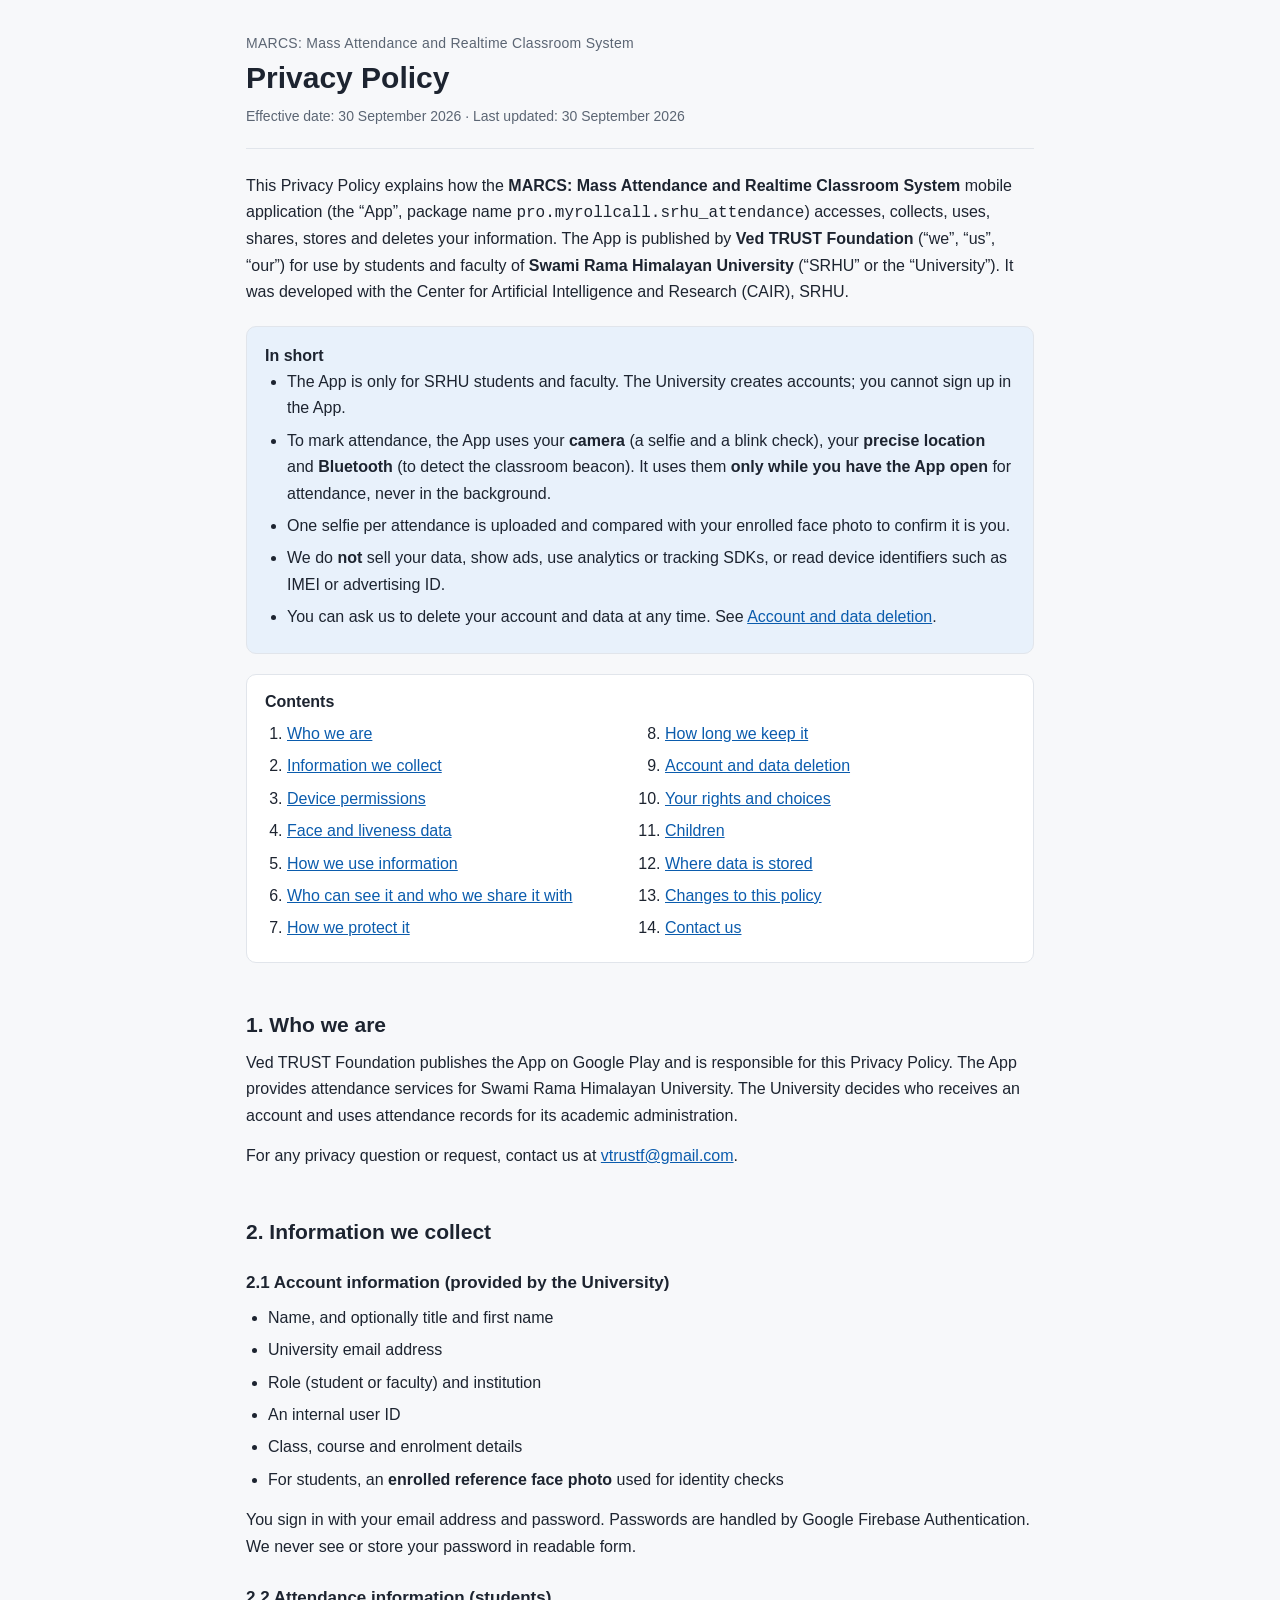
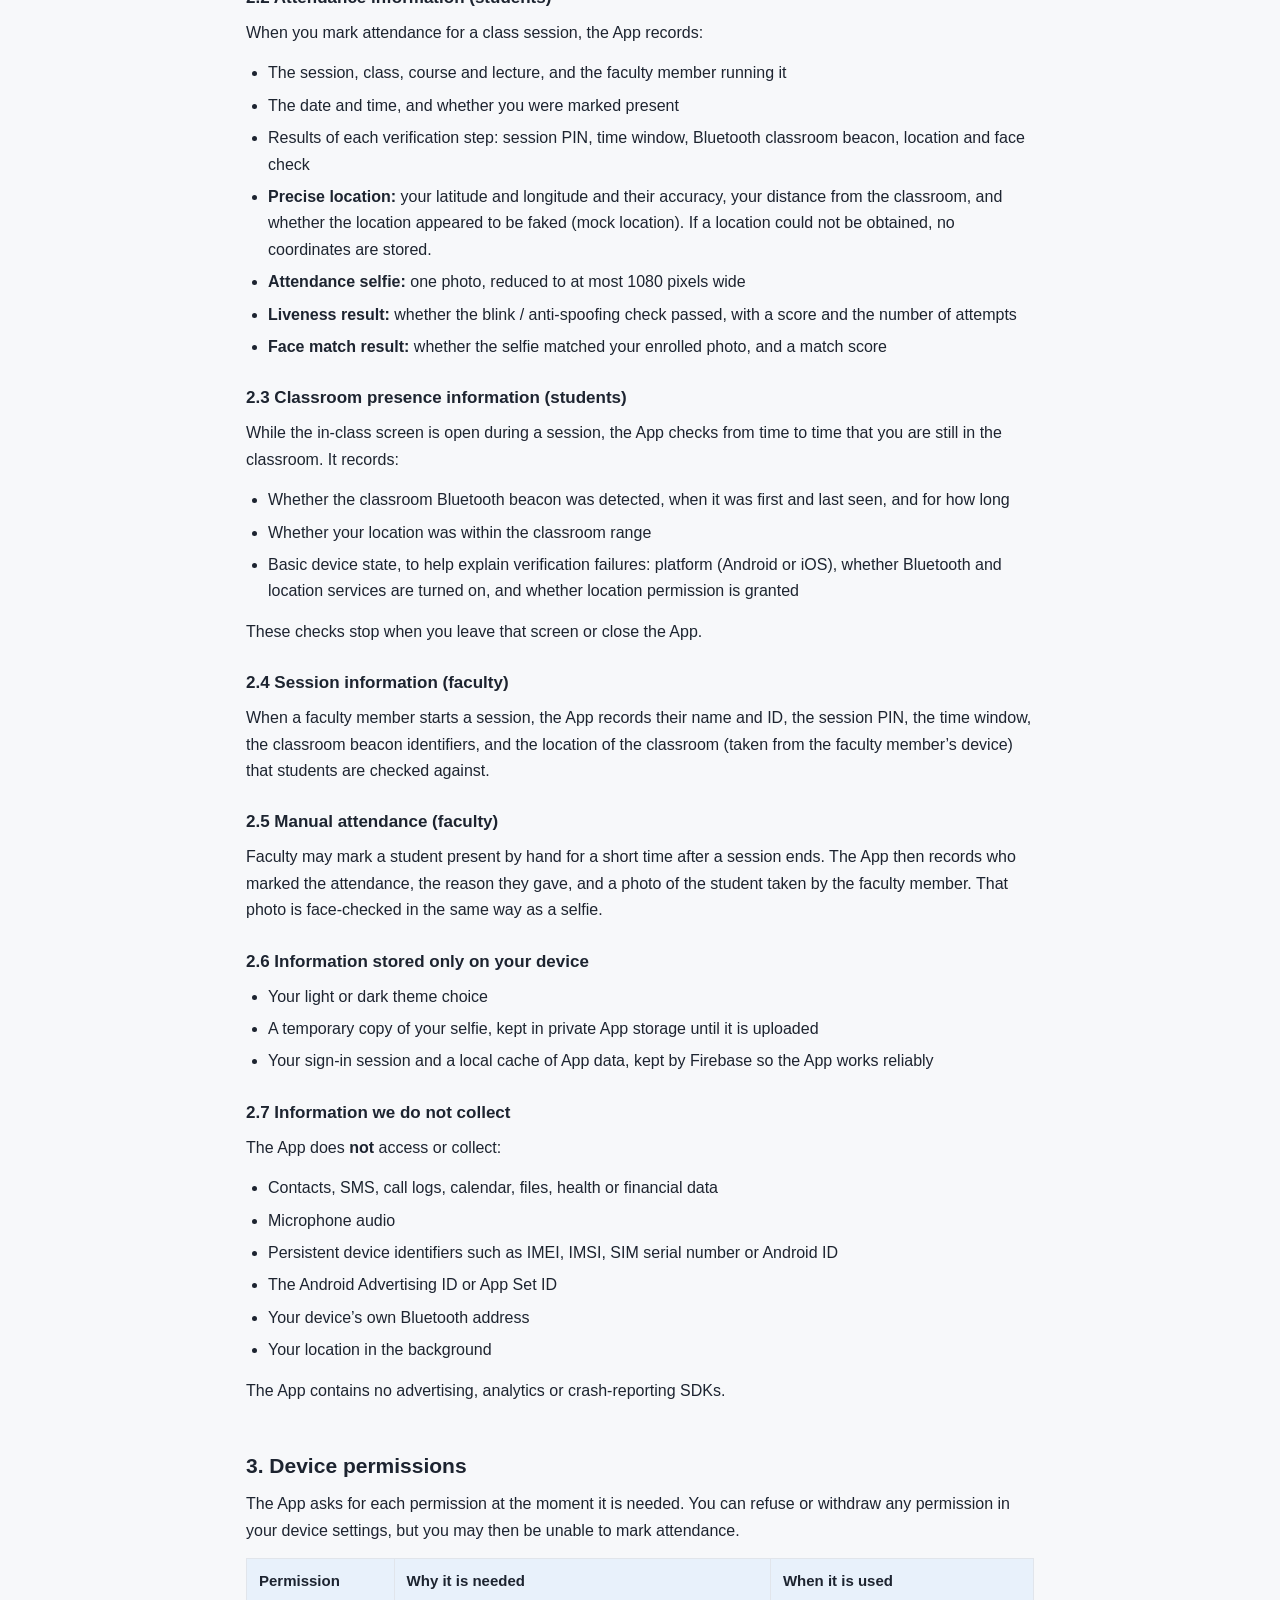
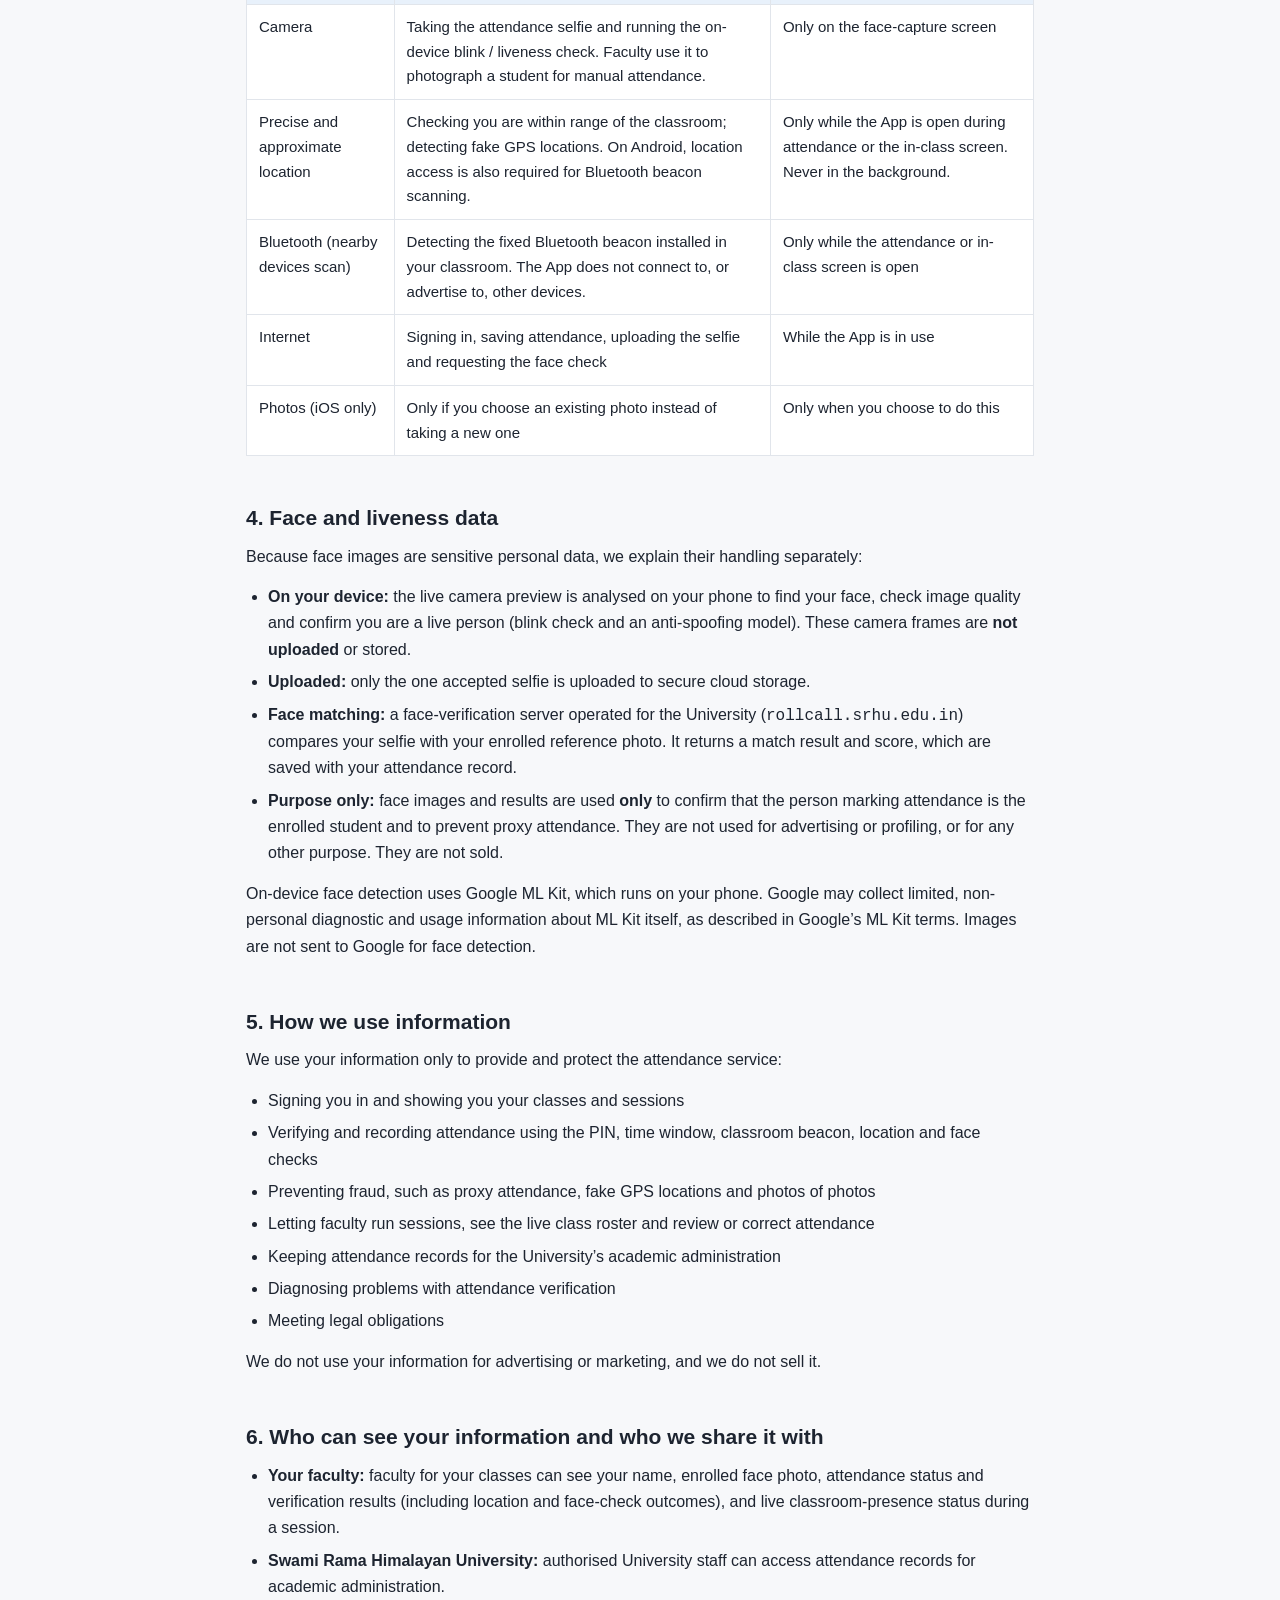
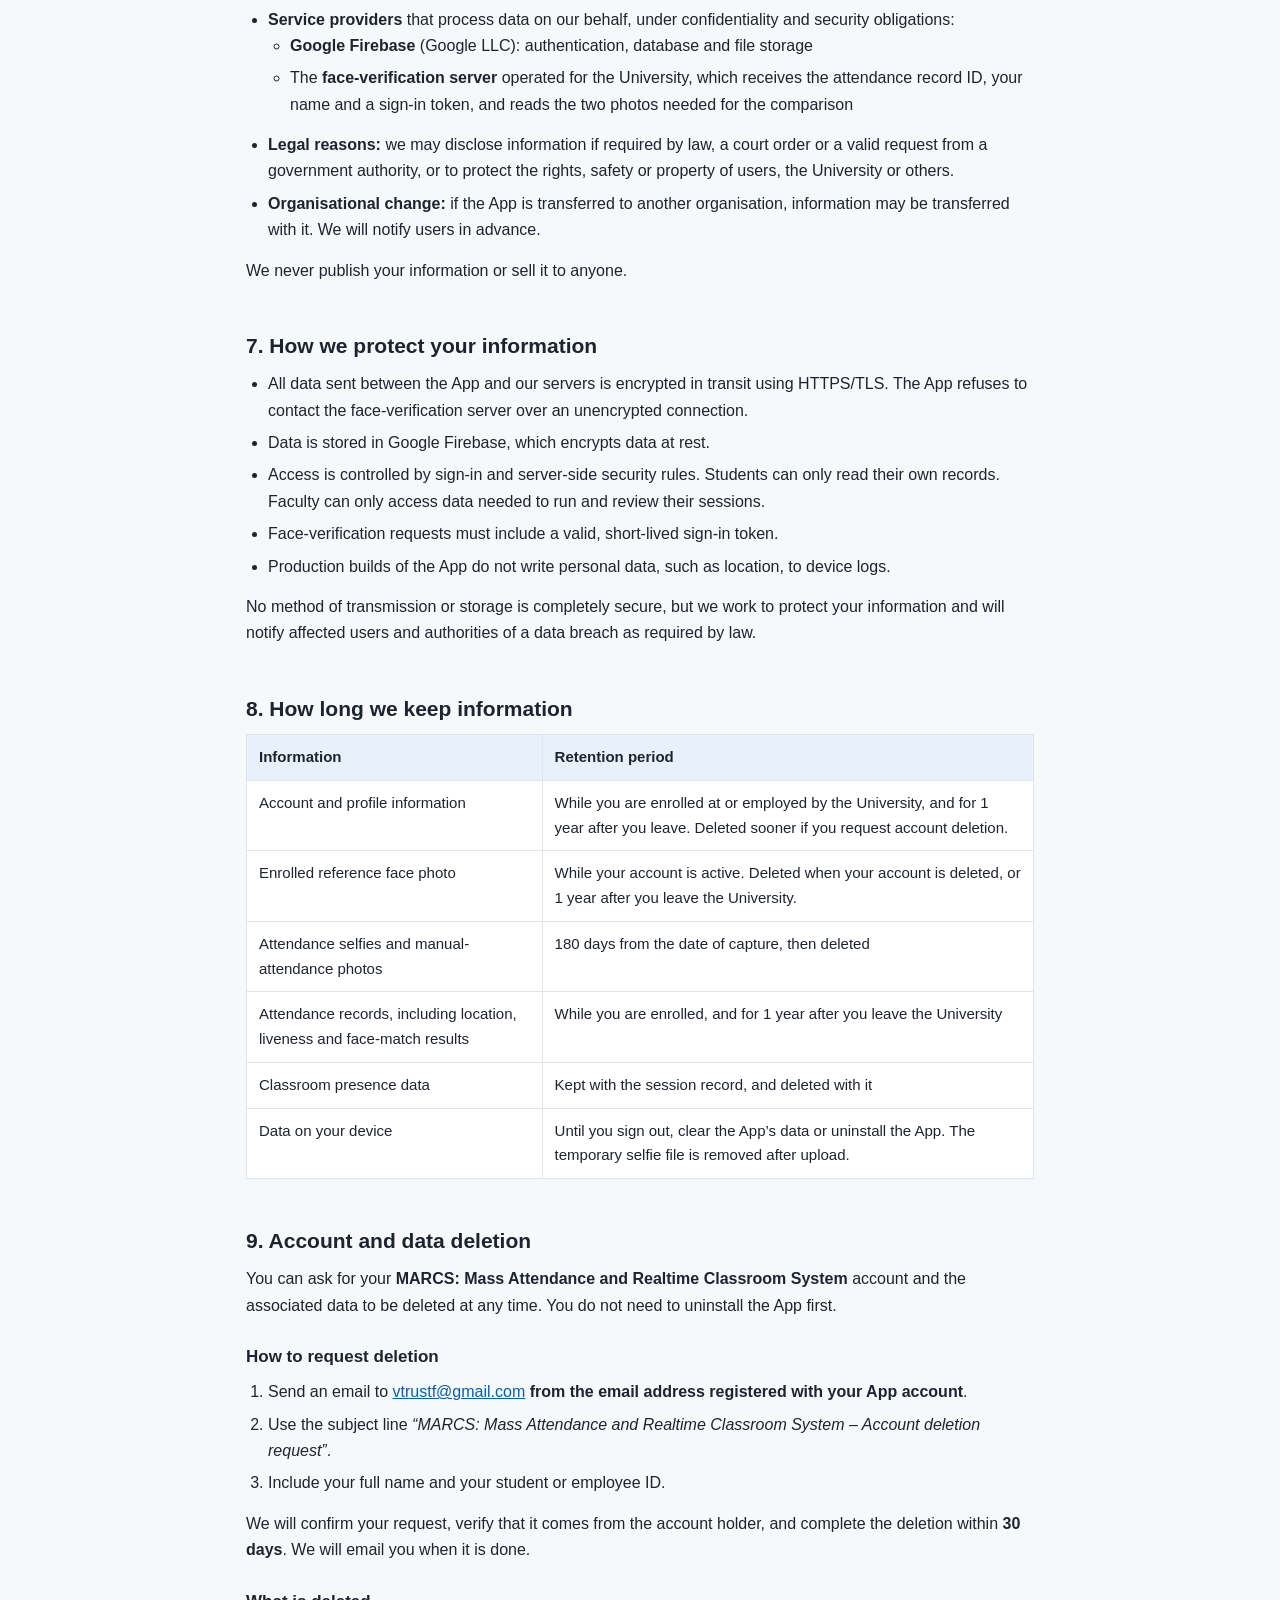
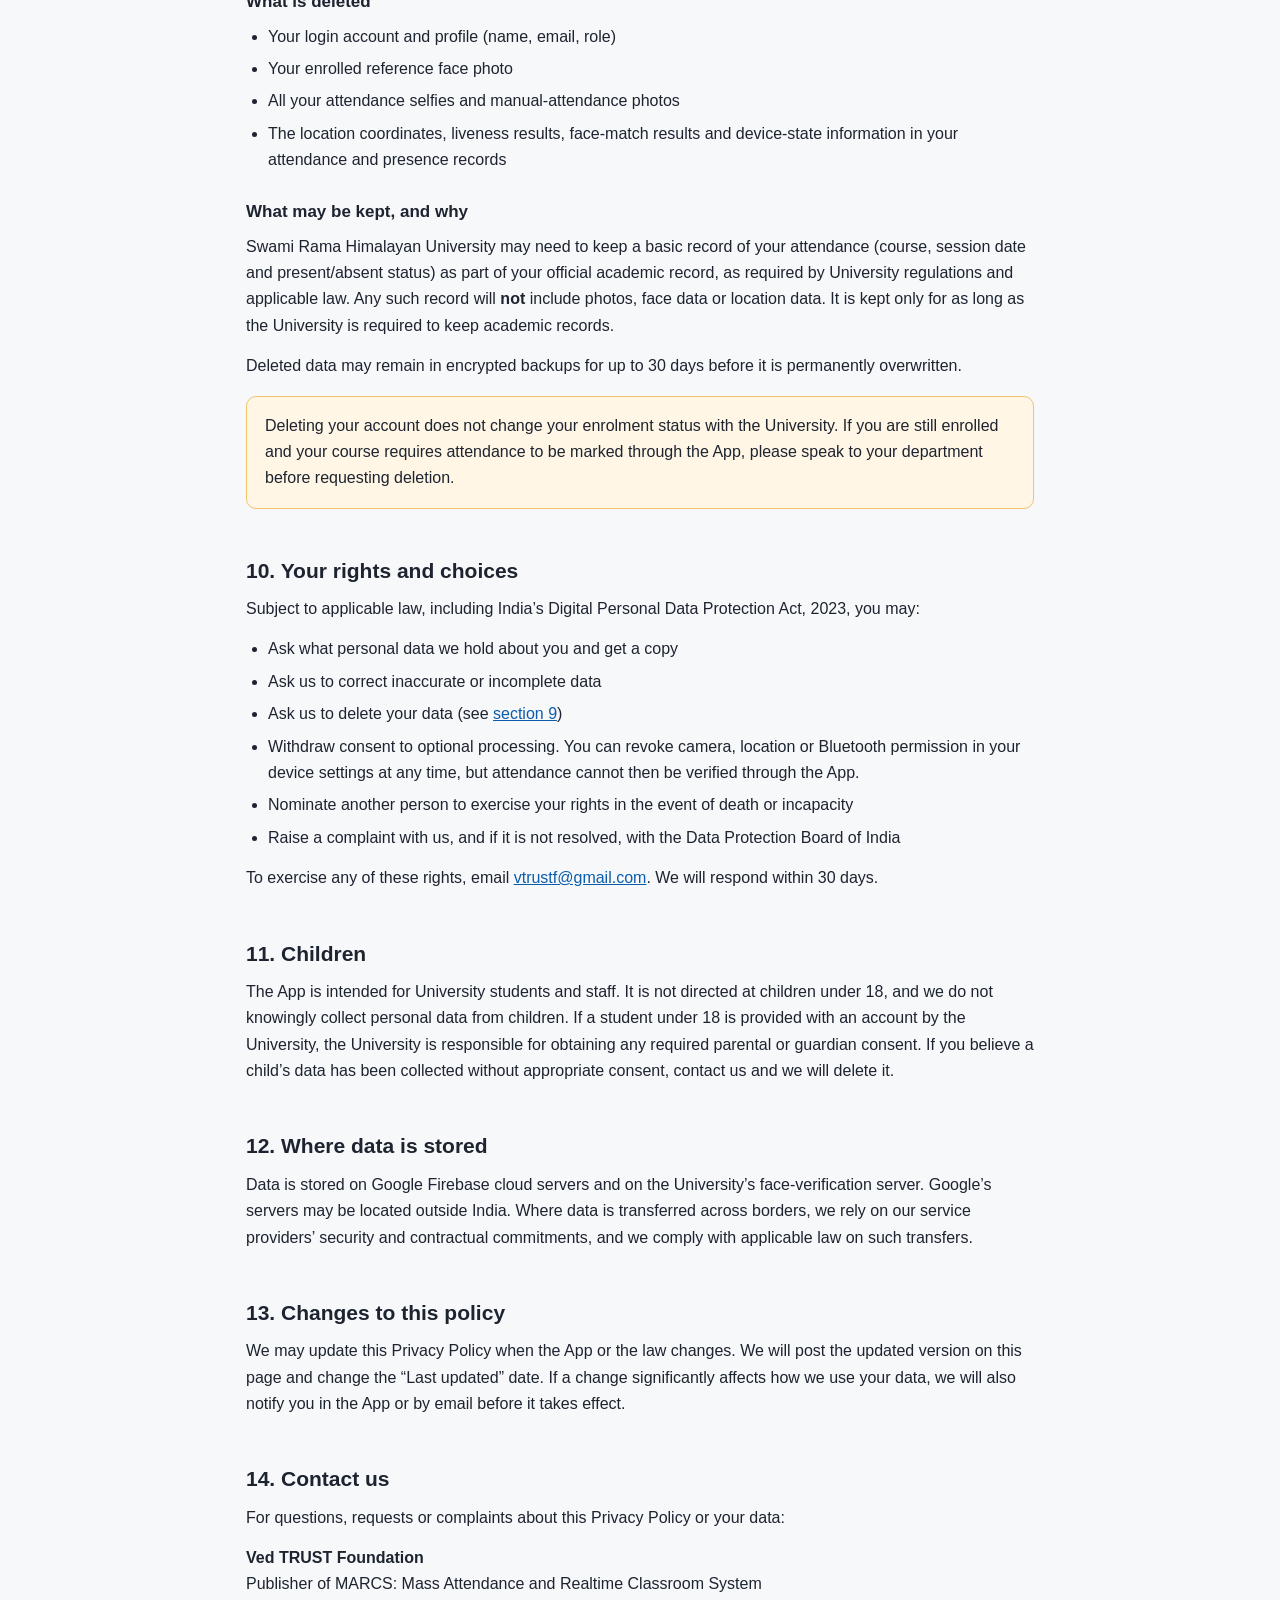
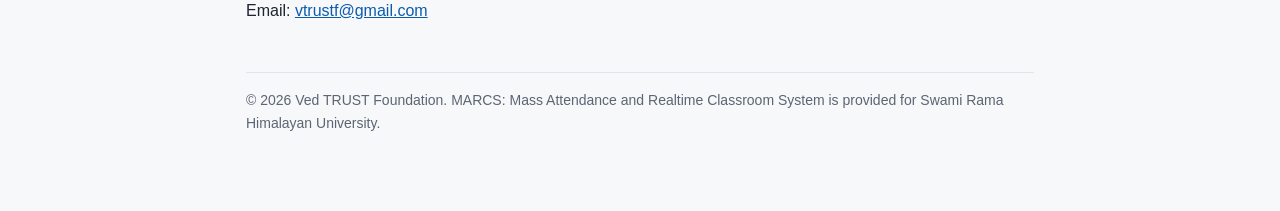
<file: index.html>
<!doctype html>
<html lang="en">
<head>
<meta charset="utf-8">
<meta name="viewport" content="width=device-width, initial-scale=1">
<title>Privacy Policy –MARCS: Mass Attendance and Realtime Classroom System</title>
<meta name="description" content="Privacy Policy for the MARCS: Mass Attendance and Realtime Classroom System app, published by Ved TRUST Foundation.">
<style>
  :root {
    --bg: #f7f8fa;
    --surface: #ffffff;
    --text: #1d2430;
    --muted: #5b6573;
    --border: #e1e5eb;
    --accent: #0b5cad;
    --accent-soft: #e8f1fb;
    --warn-soft: #fff6e5;
    --warn-border: #f0c36d;
  }
  @media (prefers-color-scheme: dark) {
    :root:not([data-theme="light"]) {
      --bg: #10141a;
      --surface: #171c24;
      --text: #e6e9ee;
      --muted: #a2abb8;
      --border: #2a313c;
      --accent: #6aa9ec;
      --accent-soft: #1a2838;
      --warn-soft: #2a2415;
      --warn-border: #7a6122;
    }
  }
  :root[data-theme="dark"] {
    --bg: #10141a;
    --surface: #171c24;
    --text: #e6e9ee;
    --muted: #a2abb8;
    --border: #2a313c;
    --accent: #6aa9ec;
    --accent-soft: #1a2838;
    --warn-soft: #2a2415;
    --warn-border: #7a6122;
  }
  * { box-sizing: border-box; }
  html { -webkit-text-size-adjust: 100%; }
  body {
    margin: 0;
    background: var(--bg);
    color: var(--text);
    font: 16px/1.65 -apple-system, BlinkMacSystemFont, "Segoe UI", Roboto, "Helvetica Neue", Arial, sans-serif;
  }
  main {
    max-width: 820px;
    margin: 0 auto;
    padding: 32px 16px 64px;
  }
  header.page {
    border-bottom: 1px solid var(--border);
    padding-bottom: 20px;
    margin-bottom: 24px;
  }
  .eyebrow {
    color: var(--muted);
    font-size: 14px;
    letter-spacing: .02em;
    margin: 0 0 4px;
  }
  h1 { font-size: 30px; line-height: 1.25; margin: 0 0 8px; }
  h2 {
    font-size: 21px;
    line-height: 1.3;
    margin: 40px 0 12px;
    padding-top: 8px;
    scroll-margin-top: 16px;
  }
  h3 { font-size: 17px; margin: 24px 0 8px; }
  p, ul, ol { margin: 0 0 14px; }
  ul, ol { padding-left: 22px; }
  li { margin-bottom: 6px; }
  a { color: var(--accent); }
  .meta { color: var(--muted); font-size: 14px; margin: 0; }
  .summary {
    background: var(--accent-soft);
    border: 1px solid var(--border);
    border-radius: 10px;
    padding: 16px 18px;
    margin: 20px 0;
  }
  .summary ul { margin: 0; }
  .callout {
    background: var(--warn-soft);
    border: 1px solid var(--warn-border);
    border-radius: 10px;
    padding: 16px 18px;
    margin: 16px 0;
  }
  nav.toc {
    background: var(--surface);
    border: 1px solid var(--border);
    border-radius: 10px;
    padding: 14px 18px;
    margin: 20px 0 8px;
  }
  nav.toc ol { margin: 6px 0 0; columns: 2; column-gap: 28px; }
  nav.toc li { break-inside: avoid; }
  .table-wrap { overflow-x: auto; margin: 0 0 16px; }
  table {
    width: 100%;
    border-collapse: collapse;
    background: var(--surface);
    font-size: 15px;
  }
  th, td {
    text-align: left;
    vertical-align: top;
    border: 1px solid var(--border);
    padding: 10px 12px;
  }
  th { background: var(--accent-soft); font-weight: 600; }
  footer {
    border-top: 1px solid var(--border);
    margin-top: 48px;
    padding-top: 16px;
    color: var(--muted);
    font-size: 14px;
  }
  @media (max-width: 600px) {
    h1 { font-size: 25px; }
    nav.toc ol { columns: 1; }
    th, td { padding: 8px; }
  }
  @media print {
    body { background: #fff; color: #000; }
    nav.toc { display: none; }
  }
</style>
</head>
<body>
<main>

<header class="page">
  <p class="eyebrow">MARCS: Mass Attendance and Realtime Classroom System</p>
  <h1>Privacy Policy</h1>
  <p class="meta">Effective date: 30 September 2026 · Last updated: 30 September 2026</p>
</header>

<p>This Privacy Policy explains how the <strong>MARCS: Mass Attendance and Realtime Classroom System</strong> mobile application (the “App”, package name <code>pro.myrollcall.srhu_attendance</code>) accesses, collects, uses, shares, stores and deletes your information. The App is published by <strong>Ved TRUST Foundation</strong> (“we”, “us”, “our”) for use by students and faculty of <strong>Swami Rama Himalayan University</strong> (“SRHU” or the “University”). It was developed with the Center for Artificial Intelligence and Research (CAIR), SRHU.</p>

<div class="summary">
  <strong>In short</strong>
  <ul>
    <li>The App is only for SRHU students and faculty. The University creates accounts; you cannot sign up in the App.</li>
    <li>To mark attendance, the App uses your <strong>camera</strong> (a selfie and a blink check), your <strong>precise location</strong> and <strong>Bluetooth</strong> (to detect the classroom beacon). It uses them <strong>only while you have the App open</strong> for attendance, never in the background.</li>
    <li>One selfie per attendance is uploaded and compared with your enrolled face photo to confirm it is you.</li>
    <li>We do <strong>not</strong> sell your data, show ads, use analytics or tracking SDKs, or read device identifiers such as IMEI or advertising ID.</li>
    <li>You can ask us to delete your account and data at any time. See <a href="#delete-account">Account and data deletion</a>.</li>
  </ul>
</div>

<nav class="toc" aria-label="Contents">
  <strong>Contents</strong>
  <ol>
    <li><a href="#who-we-are">Who we are</a></li>
    <li><a href="#data-we-collect">Information we collect</a></li>
    <li><a href="#permissions">Device permissions</a></li>
    <li><a href="#face">Face and liveness data</a></li>
    <li><a href="#how-we-use">How we use information</a></li>
    <li><a href="#sharing">Who can see it and who we share it with</a></li>
    <li><a href="#security">How we protect it</a></li>
    <li><a href="#retention">How long we keep it</a></li>
    <li><a href="#delete-account">Account and data deletion</a></li>
    <li><a href="#your-rights">Your rights and choices</a></li>
    <li><a href="#children">Children</a></li>
    <li><a href="#transfers">Where data is stored</a></li>
    <li><a href="#changes">Changes to this policy</a></li>
    <li><a href="#contact">Contact us</a></li>
  </ol>
</nav>

<h2 id="who-we-are">1. Who we are</h2>
<p>Ved TRUST Foundation publishes the App on Google Play and is responsible for this Privacy Policy. The App provides attendance services for Swami Rama Himalayan University. The University decides who receives an account and uses attendance records for its academic administration.</p>
<p>For any privacy question or request, contact us at <a href="mailto:vtrustf@gmail.com">vtrustf@gmail.com</a>.</p>

<h2 id="data-we-collect">2. Information we collect</h2>

<h3>2.1 Account information (provided by the University)</h3>
<ul>
  <li>Name, and optionally title and first name</li>
  <li>University email address</li>
  <li>Role (student or faculty) and institution</li>
  <li>An internal user ID</li>
  <li>Class, course and enrolment details</li>
  <li>For students, an <strong>enrolled reference face photo</strong> used for identity checks</li>
</ul>
<p>You sign in with your email address and password. Passwords are handled by Google Firebase Authentication. We never see or store your password in readable form.</p>

<h3>2.2 Attendance information (students)</h3>
<p>When you mark attendance for a class session, the App records:</p>
<ul>
  <li>The session, class, course and lecture, and the faculty member running it</li>
  <li>The date and time, and whether you were marked present</li>
  <li>Results of each verification step: session PIN, time window, Bluetooth classroom beacon, location and face check</li>
  <li><strong>Precise location:</strong> your latitude and longitude and their accuracy, your distance from the classroom, and whether the location appeared to be faked (mock location). If a location could not be obtained, no coordinates are stored.</li>
  <li><strong>Attendance selfie:</strong> one photo, reduced to at most 1080 pixels wide</li>
  <li><strong>Liveness result:</strong> whether the blink / anti-spoofing check passed, with a score and the number of attempts</li>
  <li><strong>Face match result:</strong> whether the selfie matched your enrolled photo, and a match score</li>
</ul>

<h3>2.3 Classroom presence information (students)</h3>
<p>While the in-class screen is open during a session, the App checks from time to time that you are still in the classroom. It records:</p>
<ul>
  <li>Whether the classroom Bluetooth beacon was detected, when it was first and last seen, and for how long</li>
  <li>Whether your location was within the classroom range</li>
  <li>Basic device state, to help explain verification failures: platform (Android or iOS), whether Bluetooth and location services are turned on, and whether location permission is granted</li>
</ul>
<p>These checks stop when you leave that screen or close the App.</p>

<h3>2.4 Session information (faculty)</h3>
<p>When a faculty member starts a session, the App records their name and ID, the session PIN, the time window, the classroom beacon identifiers, and the location of the classroom (taken from the faculty member’s device) that students are checked against.</p>

<h3>2.5 Manual attendance (faculty)</h3>
<p>Faculty may mark a student present by hand for a short time after a session ends. The App then records who marked the attendance, the reason they gave, and a photo of the student taken by the faculty member. That photo is face-checked in the same way as a selfie.</p>

<h3>2.6 Information stored only on your device</h3>
<ul>
  <li>Your light or dark theme choice</li>
  <li>A temporary copy of your selfie, kept in private App storage until it is uploaded</li>
  <li>Your sign-in session and a local cache of App data, kept by Firebase so the App works reliably</li>
</ul>

<h3>2.7 Information we do not collect</h3>
<p>The App does <strong>not</strong> access or collect:</p>
<ul>
  <li>Contacts, SMS, call logs, calendar, files, health or financial data</li>
  <li>Microphone audio</li>
  <li>Persistent device identifiers such as IMEI, IMSI, SIM serial number or Android ID</li>
  <li>The Android Advertising ID or App Set ID</li>
  <li>Your device’s own Bluetooth address</li>
  <li>Your location in the background</li>
</ul>
<p>The App contains no advertising, analytics or crash-reporting SDKs.</p>

<h2 id="permissions">3. Device permissions</h2>
<p>The App asks for each permission at the moment it is needed. You can refuse or withdraw any permission in your device settings, but you may then be unable to mark attendance.</p>
<div class="table-wrap">
<table>
  <thead>
    <tr><th>Permission</th><th>Why it is needed</th><th>When it is used</th></tr>
  </thead>
  <tbody>
    <tr>
      <td>Camera</td>
      <td>Taking the attendance selfie and running the on-device blink / liveness check. Faculty use it to photograph a student for manual attendance.</td>
      <td>Only on the face-capture screen</td>
    </tr>
    <tr>
      <td>Precise and approximate location</td>
      <td>Checking you are within range of the classroom; detecting fake GPS locations. On Android, location access is also required for Bluetooth beacon scanning.</td>
      <td>Only while the App is open during attendance or the in-class screen. Never in the background.</td>
    </tr>
    <tr>
      <td>Bluetooth (nearby devices scan)</td>
      <td>Detecting the fixed Bluetooth beacon installed in your classroom. The App does not connect to, or advertise to, other devices.</td>
      <td>Only while the attendance or in-class screen is open</td>
    </tr>
    <tr>
      <td>Internet</td>
      <td>Signing in, saving attendance, uploading the selfie and requesting the face check</td>
      <td>While the App is in use</td>
    </tr>
    <tr>
      <td>Photos (iOS only)</td>
      <td>Only if you choose an existing photo instead of taking a new one</td>
      <td>Only when you choose to do this</td>
    </tr>
  </tbody>
</table>
</div>

<h2 id="face">4. Face and liveness data</h2>
<p>Because face images are sensitive personal data, we explain their handling separately:</p>
<ul>
  <li><strong>On your device:</strong> the live camera preview is analysed on your phone to find your face, check image quality and confirm you are a live person (blink check and an anti-spoofing model). These camera frames are <strong>not uploaded</strong> or stored.</li>
  <li><strong>Uploaded:</strong> only the one accepted selfie is uploaded to secure cloud storage.</li>
  <li><strong>Face matching:</strong> a face-verification server operated for the University (<code>rollcall.srhu.edu.in</code>) compares your selfie with your enrolled reference photo. It returns a match result and score, which are saved with your attendance record.</li>
  <li><strong>Purpose only:</strong> face images and results are used <strong>only</strong> to confirm that the person marking attendance is the enrolled student and to prevent proxy attendance. They are not used for advertising or profiling, or for any other purpose. They are not sold.</li>
</ul>
<p>On-device face detection uses Google ML Kit, which runs on your phone. Google may collect limited, non-personal diagnostic and usage information about ML Kit itself, as described in Google’s ML Kit terms. Images are not sent to Google for face detection.</p>

<h2 id="how-we-use">5. How we use information</h2>
<p>We use your information only to provide and protect the attendance service:</p>
<ul>
  <li>Signing you in and showing you your classes and sessions</li>
  <li>Verifying and recording attendance using the PIN, time window, classroom beacon, location and face checks</li>
  <li>Preventing fraud, such as proxy attendance, fake GPS locations and photos of photos</li>
  <li>Letting faculty run sessions, see the live class roster and review or correct attendance</li>
  <li>Keeping attendance records for the University’s academic administration</li>
  <li>Diagnosing problems with attendance verification</li>
  <li>Meeting legal obligations</li>
</ul>
<p>We do not use your information for advertising or marketing, and we do not sell it.</p>

<h2 id="sharing">6. Who can see your information and who we share it with</h2>
<ul>
  <li><strong>Your faculty:</strong> faculty for your classes can see your name, enrolled face photo, attendance status and verification results (including location and face-check outcomes), and live classroom-presence status during a session.</li>
  <li><strong>Swami Rama Himalayan University:</strong> authorised University staff can access attendance records for academic administration.</li>
  <li><strong>Service providers</strong> that process data on our behalf, under confidentiality and security obligations:
    <ul>
      <li><strong>Google Firebase</strong> (Google LLC): authentication, database and file storage</li>
      <li>The <strong>face-verification server</strong> operated for the University, which receives the attendance record ID, your name and a sign-in token, and reads the two photos needed for the comparison</li>
    </ul>
  </li>
  <li><strong>Legal reasons:</strong> we may disclose information if required by law, a court order or a valid request from a government authority, or to protect the rights, safety or property of users, the University or others.</li>
  <li><strong>Organisational change:</strong> if the App is transferred to another organisation, information may be transferred with it. We will notify users in advance.</li>
</ul>
<p>We never publish your information or sell it to anyone.</p>

<h2 id="security">7. How we protect your information</h2>
<ul>
  <li>All data sent between the App and our servers is encrypted in transit using HTTPS/TLS. The App refuses to contact the face-verification server over an unencrypted connection.</li>
  <li>Data is stored in Google Firebase, which encrypts data at rest.</li>
  <li>Access is controlled by sign-in and server-side security rules. Students can only read their own records. Faculty can only access data needed to run and review their sessions.</li>
  <li>Face-verification requests must include a valid, short-lived sign-in token.</li>
  <li>Production builds of the App do not write personal data, such as location, to device logs.</li>
</ul>
<p>No method of transmission or storage is completely secure, but we work to protect your information and will notify affected users and authorities of a data breach as required by law.</p>

<h2 id="retention">8. How long we keep information</h2>
<div class="table-wrap">
<table>
  <thead>
    <tr><th>Information</th><th>Retention period</th></tr>
  </thead>
  <tbody>
    <tr>
      <td>Account and profile information</td>
      <td>While you are enrolled at or employed by the University, and for 1 year after you leave. Deleted sooner if you request account deletion.</td>
    </tr>
    <tr>
      <td>Enrolled reference face photo</td>
      <td>While your account is active. Deleted when your account is deleted, or 1 year after you leave the University.</td>
    </tr>
    <tr>
      <td>Attendance selfies and manual-attendance photos</td>
      <td>180 days from the date of capture, then deleted</td>
    </tr>
    <tr>
      <td>Attendance records, including location, liveness and face-match results</td>
      <td>While you are enrolled, and for 1 year after you leave the University</td>
    </tr>
    <tr>
      <td>Classroom presence data</td>
      <td>Kept with the session record, and deleted with it</td>
    </tr>
    <tr>
      <td>Data on your device</td>
      <td>Until you sign out, clear the App’s data or uninstall the App. The temporary selfie file is removed after upload.</td>
    </tr>
  </tbody>
</table>
</div>

<h2 id="delete-account">9. Account and data deletion</h2>
<p>You can ask for your <strong>MARCS: Mass Attendance and Realtime Classroom System</strong> account and the associated data to be deleted at any time. You do not need to uninstall the App first.</p>

<h3>How to request deletion</h3>
<ol>
  <li>Send an email to <a href="mailto:vtrustf@gmail.com?subject=SRHU%20Smart%20Attendance%20%E2%80%93%20Account%20deletion%20request">vtrustf@gmail.com</a> <strong>from the email address registered with your App account</strong>.</li>
  <li>Use the subject line <em>“MARCS: Mass Attendance and Realtime Classroom System – Account deletion request”</em>.</li>
  <li>Include your full name and your student or employee ID.</li>
</ol>
<p>We will confirm your request, verify that it comes from the account holder, and complete the deletion within <strong>30 days</strong>. We will email you when it is done.</p>

<h3>What is deleted</h3>
<ul>
  <li>Your login account and profile (name, email, role)</li>
  <li>Your enrolled reference face photo</li>
  <li>All your attendance selfies and manual-attendance photos</li>
  <li>The location coordinates, liveness results, face-match results and device-state information in your attendance and presence records</li>
</ul>

<h3>What may be kept, and why</h3>
<p>Swami Rama Himalayan University may need to keep a basic record of your attendance (course, session date and present/absent status) as part of your official academic record, as required by University regulations and applicable law. Any such record will <strong>not</strong> include photos, face data or location data. It is kept only for as long as the University is required to keep academic records.</p>
<p>Deleted data may remain in encrypted backups for up to 30 days before it is permanently overwritten.</p>
<p class="callout">Deleting your account does not change your enrolment status with the University. If you are still enrolled and your course requires attendance to be marked through the App, please speak to your department before requesting deletion.</p>

<h2 id="your-rights">10. Your rights and choices</h2>
<p>Subject to applicable law, including India’s Digital Personal Data Protection Act, 2023, you may:</p>
<ul>
  <li>Ask what personal data we hold about you and get a copy</li>
  <li>Ask us to correct inaccurate or incomplete data</li>
  <li>Ask us to delete your data (see <a href="#delete-account">section 9</a>)</li>
  <li>Withdraw consent to optional processing. You can revoke camera, location or Bluetooth permission in your device settings at any time, but attendance cannot then be verified through the App.</li>
  <li>Nominate another person to exercise your rights in the event of death or incapacity</li>
  <li>Raise a complaint with us, and if it is not resolved, with the Data Protection Board of India</li>
</ul>
<p>To exercise any of these rights, email <a href="mailto:vtrustf@gmail.com">vtrustf@gmail.com</a>. We will respond within 30 days.</p>

<h2 id="children">11. Children</h2>
<p>The App is intended for University students and staff. It is not directed at children under 18, and we do not knowingly collect personal data from children. If a student under 18 is provided with an account by the University, the University is responsible for obtaining any required parental or guardian consent. If you believe a child’s data has been collected without appropriate consent, contact us and we will delete it.</p>

<h2 id="transfers">12. Where data is stored</h2>
<p>Data is stored on Google Firebase cloud servers and on the University’s face-verification server. Google’s servers may be located outside India. Where data is transferred across borders, we rely on our service providers’ security and contractual commitments, and we comply with applicable law on such transfers.</p>

<h2 id="changes">13. Changes to this policy</h2>
<p>We may update this Privacy Policy when the App or the law changes. We will post the updated version on this page and change the “Last updated” date. If a change significantly affects how we use your data, we will also notify you in the App or by email before it takes effect.</p>

<h2 id="contact">14. Contact us</h2>
<p>For questions, requests or complaints about this Privacy Policy or your data:</p>
<p>
  <strong>Ved TRUST Foundation</strong><br>
  Publisher of MARCS: Mass Attendance and Realtime Classroom System<br>
  Email: <a href="mailto:vtrustf@gmail.com">vtrustf@gmail.com</a>
</p>

<footer>
  <p>© 2026 Ved TRUST Foundation. MARCS: Mass Attendance and Realtime Classroom System is provided for Swami Rama Himalayan University.</p>
</footer>

</main>
</body>
</html>
</file>
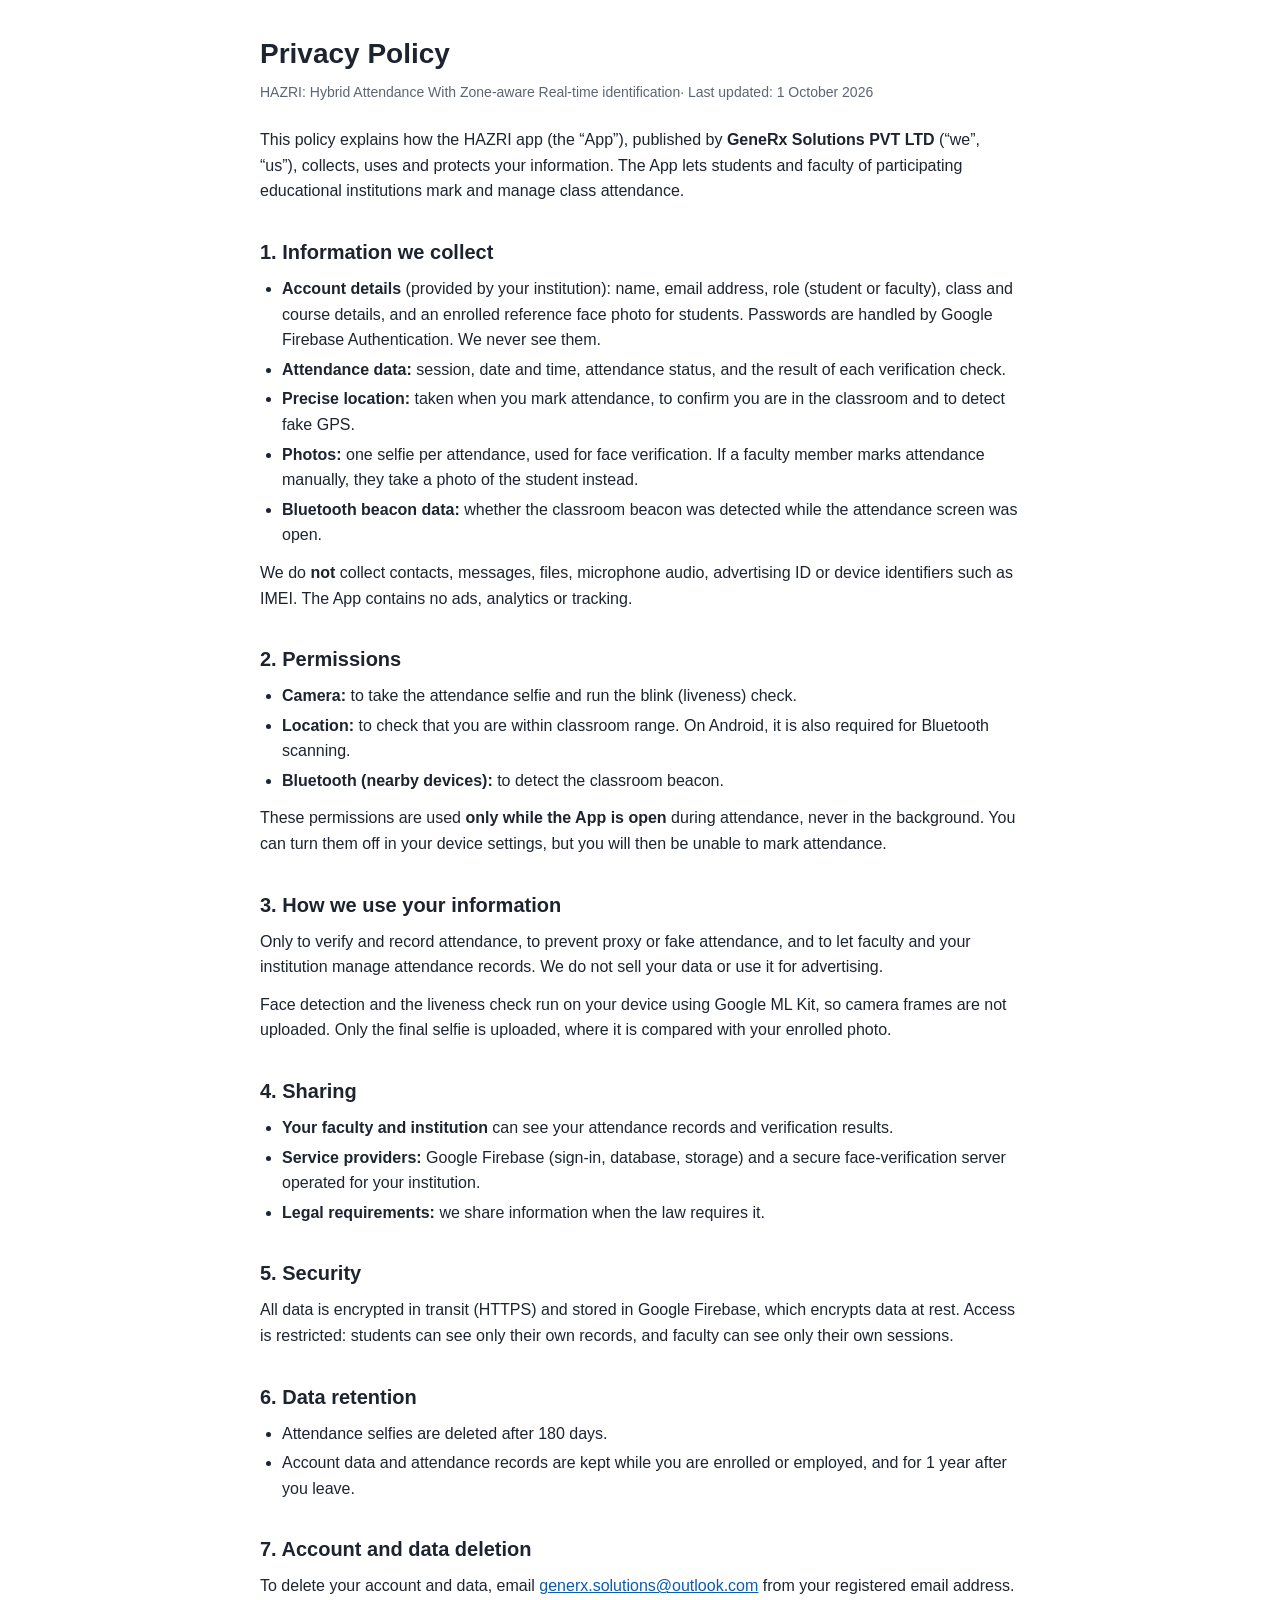
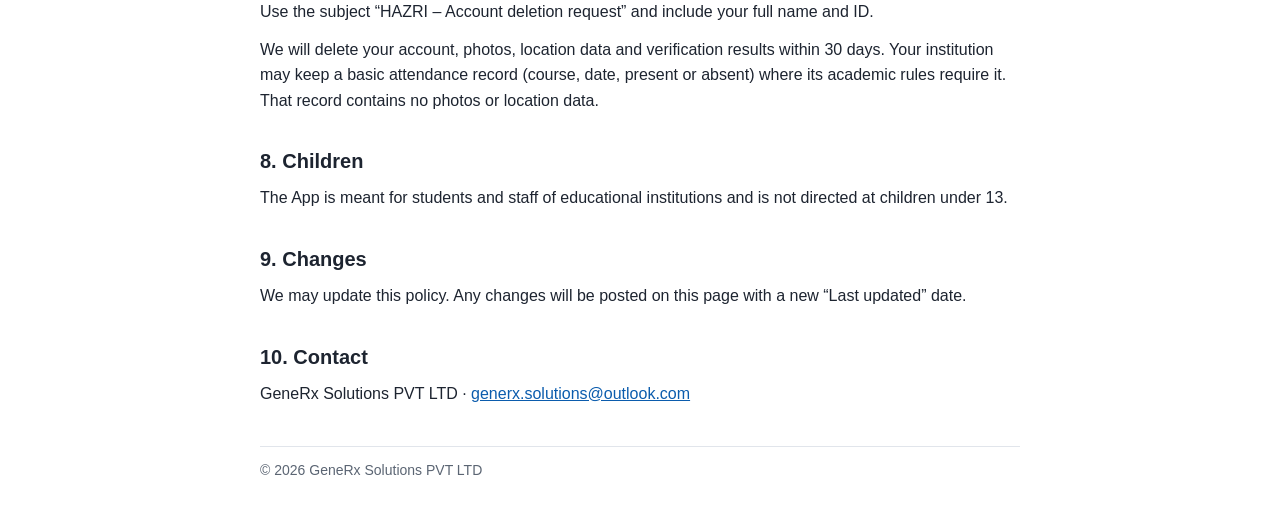
<file: hazri/privacy-policy/index.html>
<!doctype html>
<html lang="en">
<head>
<meta charset="utf-8">
<meta name="viewport" content="width=device-width, initial-scale=1">
<title>Privacy Policy – HAZRI</title>
<meta name="description" content="Privacy Policy for the HAZRI: Hybrid Attendance With Zone-aware Real-time identification System app by GeneRx Solutions PVT LTD.">
<style>
  :root { --bg: #ffffff; --text: #1d2430; --muted: #5b6573; --border: #e1e5eb; --accent: #0b5cad; }
  @media (prefers-color-scheme: dark) {
    :root { --bg: #10141a; --text: #e6e9ee; --muted: #a2abb8; --border: #2a313c; --accent: #6aa9ec; }
  }
  body {
    margin: 0;
    background: var(--bg);
    color: var(--text);
    font: 16px/1.6 -apple-system, BlinkMacSystemFont, "Segoe UI", Roboto, Arial, sans-serif;
  }
  main { max-width: 760px; margin: 0 auto; padding: 32px 16px 48px; }
  h1 { font-size: 28px; margin: 0 0 4px; }
  h2 { font-size: 20px; margin: 32px 0 8px; }
  p, ul { margin: 0 0 12px; }
  ul { padding-left: 22px; }
  li { margin-bottom: 4px; }
  a { color: var(--accent); }
  .meta { color: var(--muted); font-size: 14px; margin-bottom: 24px; }
  footer { border-top: 1px solid var(--border); margin-top: 40px; padding-top: 12px; color: var(--muted); font-size: 14px; }
</style>
</head>
<body>
<main>

<h1>Privacy Policy</h1>
<p class="meta">HAZRI: Hybrid Attendance With Zone-aware Real-time identification· Last updated: 1 October 2026</p>

<p>This policy explains how the HAZRI app (the “App”), published by <strong>GeneRx Solutions PVT LTD</strong> (“we”, “us”), collects, uses and protects your information. The App lets students and faculty of participating educational institutions mark and manage class attendance.</p>

<h2>1. Information we collect</h2>
<ul>
  <li><strong>Account details</strong> (provided by your institution): name, email address, role (student or faculty), class and course details, and an enrolled reference face photo for students. Passwords are handled by Google Firebase Authentication. We never see them.</li>
  <li><strong>Attendance data:</strong> session, date and time, attendance status, and the result of each verification check.</li>
  <li><strong>Precise location:</strong> taken when you mark attendance, to confirm you are in the classroom and to detect fake GPS.</li>
  <li><strong>Photos:</strong> one selfie per attendance, used for face verification. If a faculty member marks attendance manually, they take a photo of the student instead.</li>
  <li><strong>Bluetooth beacon data:</strong> whether the classroom beacon was detected while the attendance screen was open.</li>
</ul>
<p>We do <strong>not</strong> collect contacts, messages, files, microphone audio, advertising ID or device identifiers such as IMEI. The App contains no ads, analytics or tracking.</p>

<h2>2. Permissions</h2>
<ul>
  <li><strong>Camera:</strong> to take the attendance selfie and run the blink (liveness) check.</li>
  <li><strong>Location:</strong> to check that you are within classroom range. On Android, it is also required for Bluetooth scanning.</li>
  <li><strong>Bluetooth (nearby devices):</strong> to detect the classroom beacon.</li>
</ul>
<p>These permissions are used <strong>only while the App is open</strong> during attendance, never in the background. You can turn them off in your device settings, but you will then be unable to mark attendance.</p>

<h2>3. How we use your information</h2>
<p>Only to verify and record attendance, to prevent proxy or fake attendance, and to let faculty and your institution manage attendance records. We do not sell your data or use it for advertising.</p>
<p>Face detection and the liveness check run on your device using Google ML Kit, so camera frames are not uploaded. Only the final selfie is uploaded, where it is compared with your enrolled photo.</p>

<h2>4. Sharing</h2>
<ul>
  <li><strong>Your faculty and institution</strong> can see your attendance records and verification results.</li>
  <li><strong>Service providers:</strong> Google Firebase (sign-in, database, storage) and a secure face-verification server operated for your institution.</li>
  <li><strong>Legal requirements:</strong> we share information when the law requires it.</li>
</ul>

<h2>5. Security</h2>
<p>All data is encrypted in transit (HTTPS) and stored in Google Firebase, which encrypts data at rest. Access is restricted: students can see only their own records, and faculty can see only their own sessions.</p>

<h2>6. Data retention</h2>
<ul>
  <li>Attendance selfies are deleted after 180 days.</li>
  <li>Account data and attendance records are kept while you are enrolled or employed, and for 1 year after you leave.</li>
</ul>

<h2 id="delete-account">7. Account and data deletion</h2>
<p>To delete your account and data, email <a href="mailto:generx.solutions@outlook.com?subject=HAZRI%20%E2%80%93%20Account%20deletion%20request">generx.solutions@outlook.com</a> from your registered email address. Use the subject “HAZRI – Account deletion request” and include your full name and ID.</p>
<p>We will delete your account, photos, location data and verification results within 30 days. Your institution may keep a basic attendance record (course, date, present or absent) where its academic rules require it. That record contains no photos or location data.</p>

<h2>8. Children</h2>
<p>The App is meant for students and staff of educational institutions and is not directed at children under 13.</p>

<h2>9. Changes</h2>
<p>We may update this policy. Any changes will be posted on this page with a new “Last updated” date.</p>

<h2>10. Contact</h2>
<p>GeneRx Solutions PVT LTD · <a href="mailto:generx.solutions@outlook.com">generx.solutions@outlook.com</a></p>

<footer>© 2026 GeneRx Solutions PVT LTD</footer>

</main>
</body>
</html>
</file>
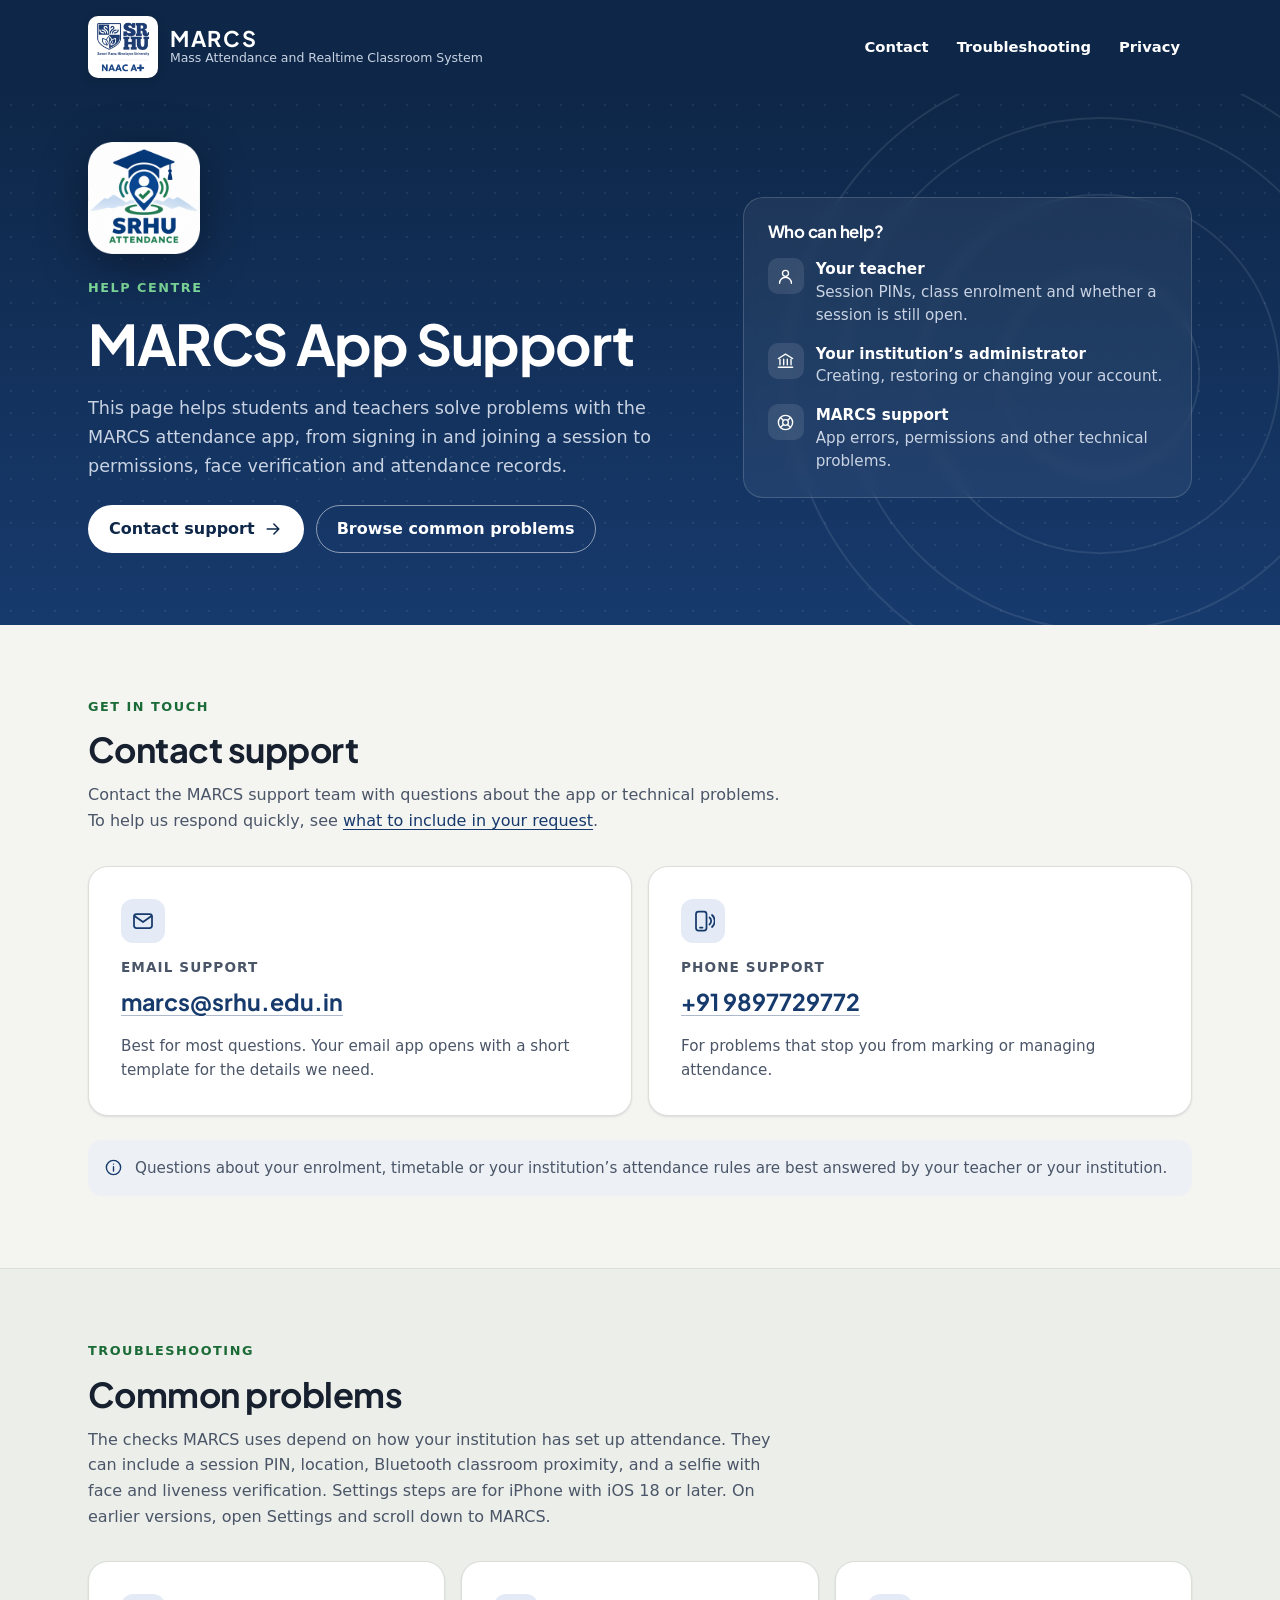
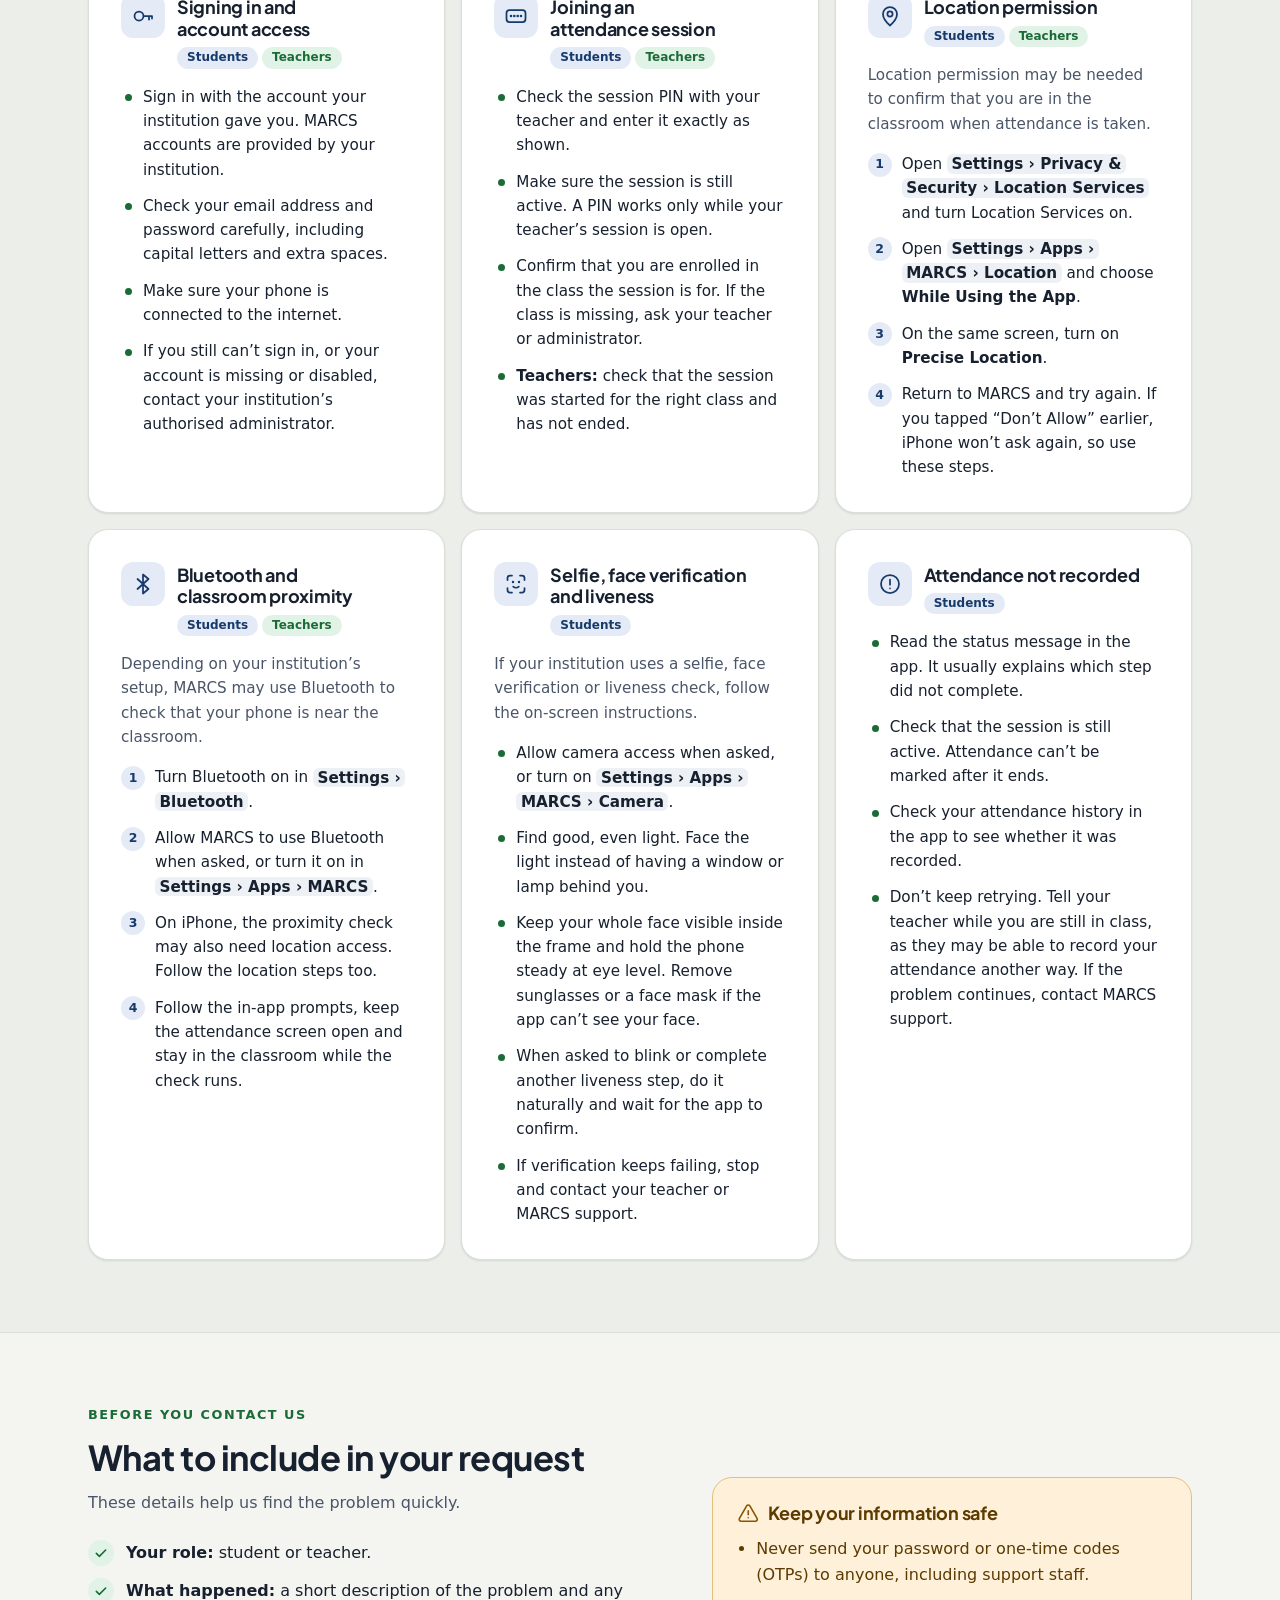
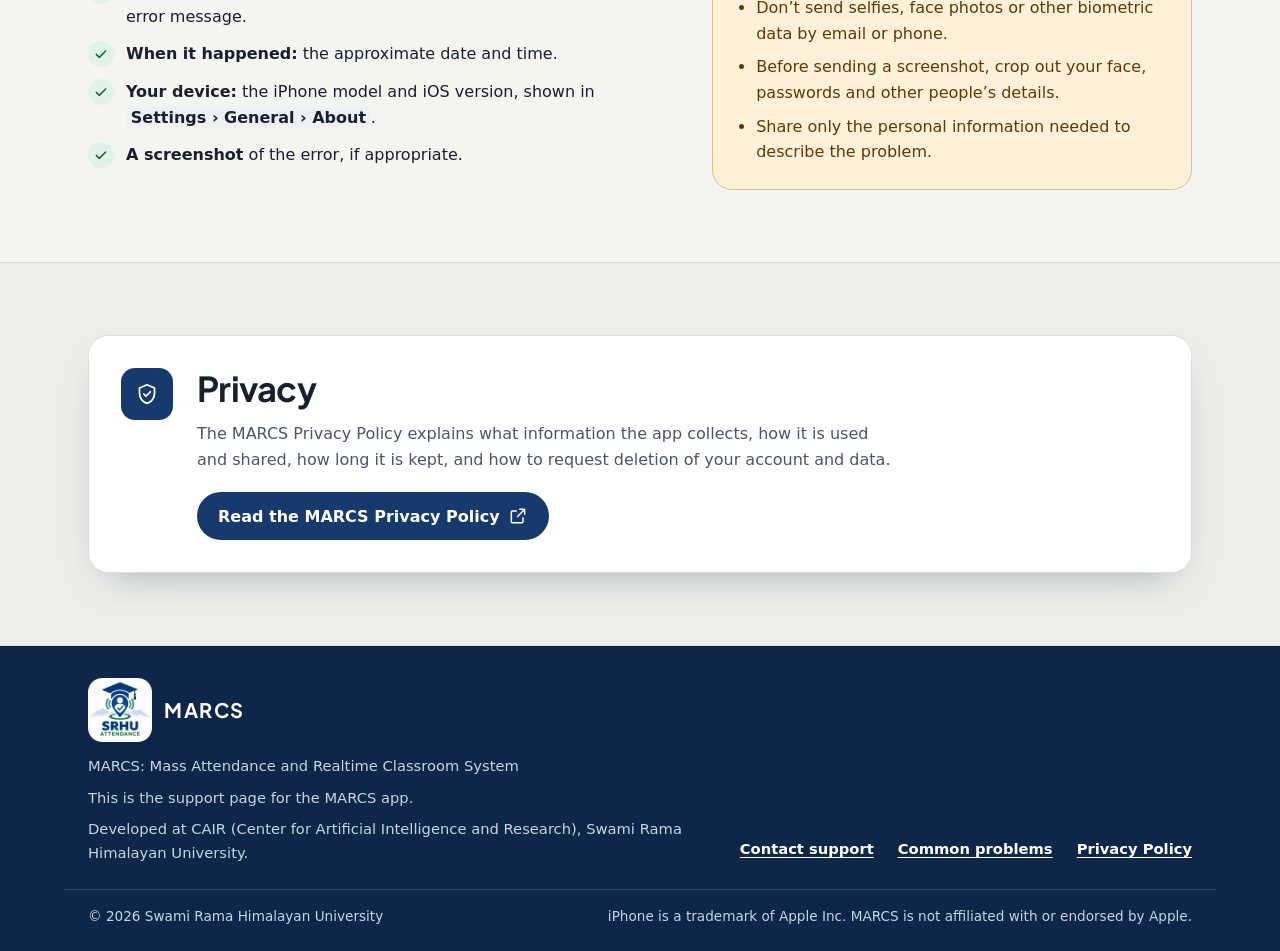
<file: marcs/marcs-support/index.html>
<!doctype html>
<html lang="en">
<head>
  <meta charset="utf-8">
  <meta name="viewport" content="width=device-width, initial-scale=1">
  <title>MARCS App Support | Mass Attendance and Realtime Classroom System</title>
  <meta name="description" content="Support for the MARCS attendance app (Mass Attendance and Realtime Classroom System): contact details and help with signing in, session PINs, location, Bluetooth, selfie and face verification, and attendance records.">
  <!-- Everything is served from this folder: no analytics, trackers, CDNs or forms. -->
  <meta http-equiv="Content-Security-Policy" content="default-src 'none'; script-src 'self'; style-src 'self'; font-src 'self'; img-src 'self'; base-uri 'none'; form-action 'none'">
  <meta name="color-scheme" content="light dark">
  <meta name="theme-color" content="#0E2748">
  <link rel="icon" type="image/png" sizes="64x64" href="images/favicon.png">
  <link rel="apple-touch-icon" href="images/apple-touch-icon.png">
  <link rel="preload" href="fonts/PlusJakartaSans-Bold.ttf" as="font" type="font/ttf" crossorigin>
  <link rel="stylesheet" href="styles.css">
  <script src="config.js" defer></script>
  <script src="support.js" defer></script>
</head>
<body>
  <!-- Icon set: 24px line icons, referenced below with <use>. Decorative only. -->
  <svg class="icon-sprite" aria-hidden="true" focusable="false">
    <symbol id="i-mail" viewBox="0 0 24 24"><rect x="3" y="5" width="18" height="14" rx="2.5"/><path d="m3.5 7 8.5 6 8.5-6"/></symbol>
    <symbol id="i-phone" viewBox="0 0 24 24"><rect x="5" y="2.5" width="10.5" height="19" rx="2.5"/><path d="M9 18.5h2.5M18.5 8.5a4.5 4.5 0 0 1 0 7M21 6a8 8 0 0 1 0 12"/></symbol>
    <symbol id="i-key" viewBox="0 0 24 24"><circle cx="8" cy="12" r="4.5"/><path d="M12.5 12H21M18 12v3.5M21 12v2.5"/></symbol>
    <symbol id="i-pin" viewBox="0 0 24 24"><rect x="2.5" y="6" width="19" height="12" rx="3"/><path d="M7 12h.01M10.3 12h.01M13.7 12h.01M17 12h.01" stroke-width="2.6"/></symbol>
    <symbol id="i-location" viewBox="0 0 24 24"><path d="M12 21.5s-7-5.9-7-11.5a7 7 0 0 1 14 0c0 5.6-7 11.5-7 11.5z"/><circle cx="12" cy="10" r="2.6"/></symbol>
    <symbol id="i-bluetooth" viewBox="0 0 24 24"><path d="m6.5 7 11 10-5.5 4.5v-19L17.5 7l-11 10"/></symbol>
    <symbol id="i-face" viewBox="0 0 24 24"><path d="M3.5 8V6A2.5 2.5 0 0 1 6 3.5h2M16 3.5h2A2.5 2.5 0 0 1 20.5 6v2M20.5 16v2a2.5 2.5 0 0 1-2.5 2.5h-2M8 20.5H6A2.5 2.5 0 0 1 3.5 18v-2"/><path d="M9 10h.01M15 10h.01" stroke-width="2.4"/><path d="M9.2 14.6a4 4 0 0 0 5.6 0"/></symbol>
    <symbol id="i-alert" viewBox="0 0 24 24"><circle cx="12" cy="12" r="9"/><path d="M12 7.5v5.2M12 16.3h.01"/></symbol>
    <symbol id="i-check" viewBox="0 0 24 24"><path d="m5 12.5 4.5 4.5L19 7.5"/></symbol>
    <symbol id="i-shield" viewBox="0 0 24 24"><path d="M12 2.8 4.5 6v5.6c0 4.6 3.2 8.6 7.5 9.8 4.3-1.2 7.5-5.2 7.5-9.8V6L12 2.8z"/><path d="m8.8 12 2.2 2.2 4.3-4.4"/></symbol>
    <symbol id="i-warning" viewBox="0 0 24 24"><path d="M10.3 4.2 2.6 17.5A2 2 0 0 0 4.3 20.5h15.4a2 2 0 0 0 1.7-3L13.7 4.2a2 2 0 0 0-3.4 0z"/><path d="M12 9.5v4M12 16.8h.01"/></symbol>
    <symbol id="i-external" viewBox="0 0 24 24"><path d="M14 4h6v6M20 4l-8.5 8.5M18 14v4.5a1.5 1.5 0 0 1-1.5 1.5h-11A1.5 1.5 0 0 1 4 18.5v-11A1.5 1.5 0 0 1 5.5 6H10"/></symbol>
    <symbol id="i-arrow" viewBox="0 0 24 24"><path d="M5 12h14M13 6l6 6-6 6"/></symbol>
    <symbol id="i-person" viewBox="0 0 24 24"><circle cx="12" cy="8" r="3.8"/><path d="M4.5 20.5a7.5 7.5 0 0 1 15 0"/></symbol>
    <symbol id="i-institution" viewBox="0 0 24 24"><path d="M3 9.5 12 4l9 5.5M5 10.5v7M9.7 10.5v7M14.3 10.5v7M19 10.5v7M3 20.5h18"/></symbol>
    <symbol id="i-lifebuoy" viewBox="0 0 24 24"><circle cx="12" cy="12" r="9"/><circle cx="12" cy="12" r="3.6"/><path d="m5.6 5.6 3.9 3.9M14.5 14.5l3.9 3.9M18.4 5.6l-3.9 3.9M9.5 14.5l-3.9 3.9"/></symbol>
    <symbol id="i-info" viewBox="0 0 24 24"><circle cx="12" cy="12" r="9"/><path d="M12 11v5.5M12 7.7h.01"/></symbol>
  </svg>

  <a class="skip-link" href="#main">Skip to main content</a>

  <!-- Shown by support.js only while config.js still holds placeholders. -->
  <div class="setup-banner" id="setup-banner" role="alert" hidden>
    <div class="container setup-banner__inner">
      <svg class="icon" aria-hidden="true" focusable="false"><use href="#i-warning"/></svg>
      <p><strong>Not ready to publish.</strong> The support email address and phone number have not been set. Replace <code>SUPPORT_EMAIL</code> and <code>SUPPORT_PHONE</code> in <code>config.js</code> before publishing this page or entering its URL in App Store Connect.</p>
    </div>
  </div>

  <header class="site-header on-dark">
    <div class="container site-header__inner">
      <div class="brand">
        <!-- The university's official lock-up, as in the app bars: navy on
             transparent, so it sits on a white plate rather than being recoloured. -->
        <span class="logo-plate">
          <img class="logo-plate__srhu" src="images/srhu-logo.png" width="200" height="186" alt="Swami Rama Himalayan University">
        </span>
        <span class="brand__text">
          <span class="brand__name">MARCS</span>
          <span class="brand__full">Mass Attendance and Realtime Classroom System</span>
        </span>
      </div>
      <nav class="topnav" aria-label="On this page">
        <ul>
          <li><a href="#contact">Contact</a></li>
          <li><a href="#help">Troubleshooting</a></li>
          <li><a href="#privacy">Privacy</a></li>
        </ul>
      </nav>
    </div>
  </header>

  <main id="main" tabindex="-1">
    <section class="hero on-dark" aria-labelledby="page-title">
      <svg class="hero__rings" viewBox="0 0 400 400" aria-hidden="true" focusable="false">
        <circle cx="200" cy="200" r="62"/>
        <circle cx="200" cy="200" r="112"/>
        <circle cx="200" cy="200" r="160"/>
        <circle cx="200" cy="200" r="196"/>
      </svg>
      <div class="container hero__inner">
        <div class="hero__intro">
          <img class="hero__logo" src="images/marcs-logo.png" width="288" height="288" alt="MARCS app logo">
          <p class="eyebrow">Help centre</p>
          <h1 id="page-title">MARCS App Support</h1>
          <p class="lead">This page helps students and teachers solve problems with the MARCS attendance app, from signing in and joining a session to permissions, face verification and attendance records.</p>
          <div class="hero__actions">
            <a class="button button--light" href="#contact">
              Contact support
              <svg class="icon" aria-hidden="true" focusable="false"><use href="#i-arrow"/></svg>
            </a>
            <a class="button button--outline-light" href="#help">Browse common problems</a>
          </div>
        </div>

        <aside class="routing" aria-labelledby="routing-title">
          <h2 class="routing__title" id="routing-title">Who can help?</h2>
          <ul class="routing__list">
            <li>
              <span class="routing__icon"><svg class="icon" aria-hidden="true" focusable="false"><use href="#i-person"/></svg></span>
              <span><strong>Your teacher</strong> Session PINs, class enrolment and whether a session is still open.</span>
            </li>
            <li>
              <span class="routing__icon"><svg class="icon" aria-hidden="true" focusable="false"><use href="#i-institution"/></svg></span>
              <span><strong>Your institution’s administrator</strong> Creating, restoring or changing your account.</span>
            </li>
            <li>
              <span class="routing__icon"><svg class="icon" aria-hidden="true" focusable="false"><use href="#i-lifebuoy"/></svg></span>
              <span><strong>MARCS support</strong> App errors, permissions and other technical problems.</span>
            </li>
          </ul>
        </aside>
      </div>
    </section>

    <section class="section" id="contact" aria-labelledby="contact-title">
      <div class="container">
        <div class="section__head">
          <p class="eyebrow eyebrow--accent">Get in touch</p>
          <h2 id="contact-title">Contact support</h2>
          <p>Contact the MARCS support team with questions about the app or technical problems. To help us respond quickly, see <a href="#request">what to include in your request</a>.</p>
        </div>

        <noscript>
          <p class="notice notice--warning notice--compact">Turn on JavaScript in your browser to see the support email address and phone number.</p>
        </noscript>

        <div class="contact-grid">
          <article class="contact-card" aria-labelledby="email-title">
            <span class="icon-tile"><svg class="icon" aria-hidden="true" focusable="false"><use href="#i-mail"/></svg></span>
            <h3 id="email-title">Email support</h3>
            <p class="contact-card__value" data-contact="email"></p>
            <p class="contact-card__note">Best for most questions. Your email app opens with a short template for the details we need.</p>
          </article>

          <article class="contact-card" aria-labelledby="phone-title">
            <span class="icon-tile"><svg class="icon" aria-hidden="true" focusable="false"><use href="#i-phone"/></svg></span>
            <h3 id="phone-title">Phone support</h3>
            <p class="contact-card__value" data-contact="phone"></p>
            <p class="contact-card__note">For problems that stop you from marking or managing attendance.</p>
          </article>
        </div>

        <p class="contact-aside">
          <svg class="icon" aria-hidden="true" focusable="false"><use href="#i-info"/></svg>
          <span>Questions about your enrolment, timetable or your institution’s attendance rules are best answered by your teacher or your institution.</span>
        </p>
      </div>
    </section>

    <section class="section section--tinted" id="help" aria-labelledby="help-title">
      <div class="container">
        <div class="section__head">
          <p class="eyebrow eyebrow--accent">Troubleshooting</p>
          <h2 id="help-title">Common problems</h2>
          <p>The checks MARCS uses depend on how your institution has set up attendance. They can include a session PIN, location, Bluetooth classroom proximity, and a selfie with face and liveness verification. Settings steps are for iPhone with iOS 18 or later. On earlier versions, open Settings and scroll down to MARCS.</p>
        </div>

        <div class="help-grid">
          <article class="help-card" id="sign-in" aria-labelledby="sign-in-title">
            <div class="help-card__head">
              <span class="icon-tile"><svg class="icon" aria-hidden="true" focusable="false"><use href="#i-key"/></svg></span>
              <div>
                <h3 id="sign-in-title">Signing in and account access</h3>
                <p class="tags"><span class="tag">Students</span> <span class="tag tag--alt">Teachers</span></p>
              </div>
            </div>
            <ul class="steps">
              <li>Sign in with the account your institution gave you. MARCS accounts are provided by your institution.</li>
              <li>Check your email address and password carefully, including capital letters and extra spaces.</li>
              <li>Make sure your phone is connected to the internet.</li>
              <li>If you still can’t sign in, or your account is missing or disabled, contact your institution’s authorised administrator.</li>
            </ul>
          </article>

          <article class="help-card" id="joining" aria-labelledby="joining-title">
            <div class="help-card__head">
              <span class="icon-tile"><svg class="icon" aria-hidden="true" focusable="false"><use href="#i-pin"/></svg></span>
              <div>
                <h3 id="joining-title">Joining an attendance session</h3>
                <p class="tags"><span class="tag">Students</span> <span class="tag tag--alt">Teachers</span></p>
              </div>
            </div>
            <ul class="steps">
              <li>Check the session PIN with your teacher and enter it exactly as shown.</li>
              <li>Make sure the session is still active. A PIN works only while your teacher’s session is open.</li>
              <li>Confirm that you are enrolled in the class the session is for. If the class is missing, ask your teacher or administrator.</li>
              <li><strong>Teachers:</strong> check that the session was started for the right class and has not ended.</li>
            </ul>
          </article>

          <article class="help-card" id="location" aria-labelledby="location-title">
            <div class="help-card__head">
              <span class="icon-tile"><svg class="icon" aria-hidden="true" focusable="false"><use href="#i-location"/></svg></span>
              <div>
                <h3 id="location-title">Location permission</h3>
                <p class="tags"><span class="tag">Students</span> <span class="tag tag--alt">Teachers</span></p>
              </div>
            </div>
            <p>Location permission may be needed to confirm that you are in the classroom when attendance is taken.</p>
            <ol class="steps steps--numbered">
              <li>Open <span class="ui-path">Settings › Privacy &amp; Security › Location Services</span> and turn Location Services on.</li>
              <li>Open <span class="ui-path">Settings › Apps › MARCS › Location</span> and choose <strong>While Using the App</strong>.</li>
              <li>On the same screen, turn on <strong>Precise Location</strong>.</li>
              <li>Return to MARCS and try again. If you tapped “Don’t Allow” earlier, iPhone won’t ask again, so use these steps.</li>
            </ol>
          </article>

          <article class="help-card" id="bluetooth" aria-labelledby="bluetooth-title">
            <div class="help-card__head">
              <span class="icon-tile"><svg class="icon" aria-hidden="true" focusable="false"><use href="#i-bluetooth"/></svg></span>
              <div>
                <h3 id="bluetooth-title">Bluetooth and classroom proximity</h3>
                <p class="tags"><span class="tag">Students</span> <span class="tag tag--alt">Teachers</span></p>
              </div>
            </div>
            <p>Depending on your institution’s setup, MARCS may use Bluetooth to check that your phone is near the classroom.</p>
            <ol class="steps steps--numbered">
              <li>Turn Bluetooth on in <span class="ui-path">Settings › Bluetooth</span>.</li>
              <li>Allow MARCS to use Bluetooth when asked, or turn it on in <span class="ui-path">Settings › Apps › MARCS</span>.</li>
              <li>On iPhone, the proximity check may also need location access. Follow the location steps too.</li>
              <li>Follow the in-app prompts, keep the attendance screen open and stay in the classroom while the check runs.</li>
            </ol>
          </article>

          <article class="help-card" id="face" aria-labelledby="face-title">
            <div class="help-card__head">
              <span class="icon-tile"><svg class="icon" aria-hidden="true" focusable="false"><use href="#i-face"/></svg></span>
              <div>
                <h3 id="face-title">Selfie, face verification and liveness</h3>
                <p class="tags"><span class="tag">Students</span></p>
              </div>
            </div>
            <p>If your institution uses a selfie, face verification or liveness check, follow the on-screen instructions.</p>
            <ul class="steps">
              <li>Allow camera access when asked, or turn on <span class="ui-path">Settings › Apps › MARCS › Camera</span>.</li>
              <li>Find good, even light. Face the light instead of having a window or lamp behind you.</li>
              <li>Keep your whole face visible inside the frame and hold the phone steady at eye level. Remove sunglasses or a face mask if the app can’t see your face.</li>
              <li>When asked to blink or complete another liveness step, do it naturally and wait for the app to confirm.</li>
              <li>If verification keeps failing, stop and contact your teacher or MARCS support.</li>
            </ul>
          </article>

          <article class="help-card" id="not-recorded" aria-labelledby="not-recorded-title">
            <div class="help-card__head">
              <span class="icon-tile"><svg class="icon" aria-hidden="true" focusable="false"><use href="#i-alert"/></svg></span>
              <div>
                <h3 id="not-recorded-title">Attendance not recorded</h3>
                <p class="tags"><span class="tag">Students</span></p>
              </div>
            </div>
            <ul class="steps">
              <li>Read the status message in the app. It usually explains which step did not complete.</li>
              <li>Check that the session is still active. Attendance can’t be marked after it ends.</li>
              <li>Check your attendance history in the app to see whether it was recorded.</li>
              <li>Don’t keep retrying. Tell your teacher while you are still in class, as they may be able to record your attendance another way. If the problem continues, contact MARCS support.</li>
            </ul>
          </article>
        </div>
      </div>
    </section>

    <section class="section" id="request" aria-labelledby="request-title">
      <div class="container request-grid">
        <div>
          <div class="section__head">
            <p class="eyebrow eyebrow--accent">Before you contact us</p>
            <h2 id="request-title">What to include in your request</h2>
            <p>These details help us find the problem quickly.</p>
          </div>
          <ul class="checklist">
            <li><svg class="icon" aria-hidden="true" focusable="false"><use href="#i-check"/></svg><span><strong>Your role:</strong> student or teacher.</span></li>
            <li><svg class="icon" aria-hidden="true" focusable="false"><use href="#i-check"/></svg><span><strong>What happened:</strong> a short description of the problem and any error message.</span></li>
            <li><svg class="icon" aria-hidden="true" focusable="false"><use href="#i-check"/></svg><span><strong>When it happened:</strong> the approximate date and time.</span></li>
            <li><svg class="icon" aria-hidden="true" focusable="false"><use href="#i-check"/></svg><span><strong>Your device:</strong> the iPhone model and iOS version, shown in <span class="ui-path">Settings › General › About</span>.</span></li>
            <li><svg class="icon" aria-hidden="true" focusable="false"><use href="#i-check"/></svg><span><strong>A screenshot</strong> of the error, if appropriate.</span></li>
          </ul>
        </div>

        <aside class="notice notice--warning" aria-labelledby="safety-title">
          <h3 class="notice__title" id="safety-title">
            <svg class="icon" aria-hidden="true" focusable="false"><use href="#i-warning"/></svg>
            Keep your information safe
          </h3>
          <ul>
            <li>Never send your password or one-time codes (OTPs) to anyone, including support staff.</li>
            <li>Don’t send selfies, face photos or other biometric data by email or phone.</li>
            <li>Before sending a screenshot, crop out your face, passwords and other people’s details.</li>
            <li>Share only the personal information needed to describe the problem.</li>
          </ul>
        </aside>
      </div>
    </section>

    <section class="section section--tinted" id="privacy" aria-labelledby="privacy-title">
      <div class="container">
        <div class="privacy-card">
          <span class="icon-tile icon-tile--solid"><svg class="icon" aria-hidden="true" focusable="false"><use href="#i-shield"/></svg></span>
          <div class="privacy-card__body">
            <h2 id="privacy-title">Privacy</h2>
            <p>The MARCS Privacy Policy explains what information the app collects, how it is used and shared, how long it is kept, and how to request deletion of your account and data.</p>
            <a class="button button--primary" href="https://ved.bio/marcs/privacy-policy/" target="_blank" rel="noopener noreferrer">
              Read the MARCS Privacy Policy
              <svg class="icon" aria-hidden="true" focusable="false"><use href="#i-external"/></svg>
              <span class="visually-hidden">(opens in a new tab)</span>
            </a>
          </div>
        </div>
      </div>
    </section>
  </main>

  <footer class="site-footer on-dark">
    <div class="container site-footer__inner">
      <div class="site-footer__about">
        <div class="brand brand--footer">
          <img class="brand__logo" src="images/marcs-logo.png" width="288" height="288" alt="">
          <span class="brand__name">MARCS</span>
        </div>
        <p>MARCS: Mass Attendance and Realtime Classroom System</p>
        <p>This is the support page for the MARCS app.</p>
        <p>Developed at CAIR (Center for Artificial Intelligence and Research), Swami Rama Himalayan University.</p>
      </div>
      <nav class="footer-nav" aria-label="Footer">
        <ul>
          <li><a href="#contact">Contact support</a></li>
          <li><a href="#help">Common problems</a></li>
          <li><a href="https://ved.bio/marcs/privacy-policy/" target="_blank" rel="noopener noreferrer">Privacy Policy<span class="visually-hidden"> (opens in a new tab)</span></a></li>
        </ul>
      </nav>
    </div>
    <div class="container site-footer__legal">
      <p>© <span data-current-year>2026</span> Swami Rama Himalayan University</p>
      <p>iPhone is a trademark of Apple Inc. MARCS is not affiliated with or endorsed by Apple.</p>
    </div>
  </footer>
</body>
</html>
</file>
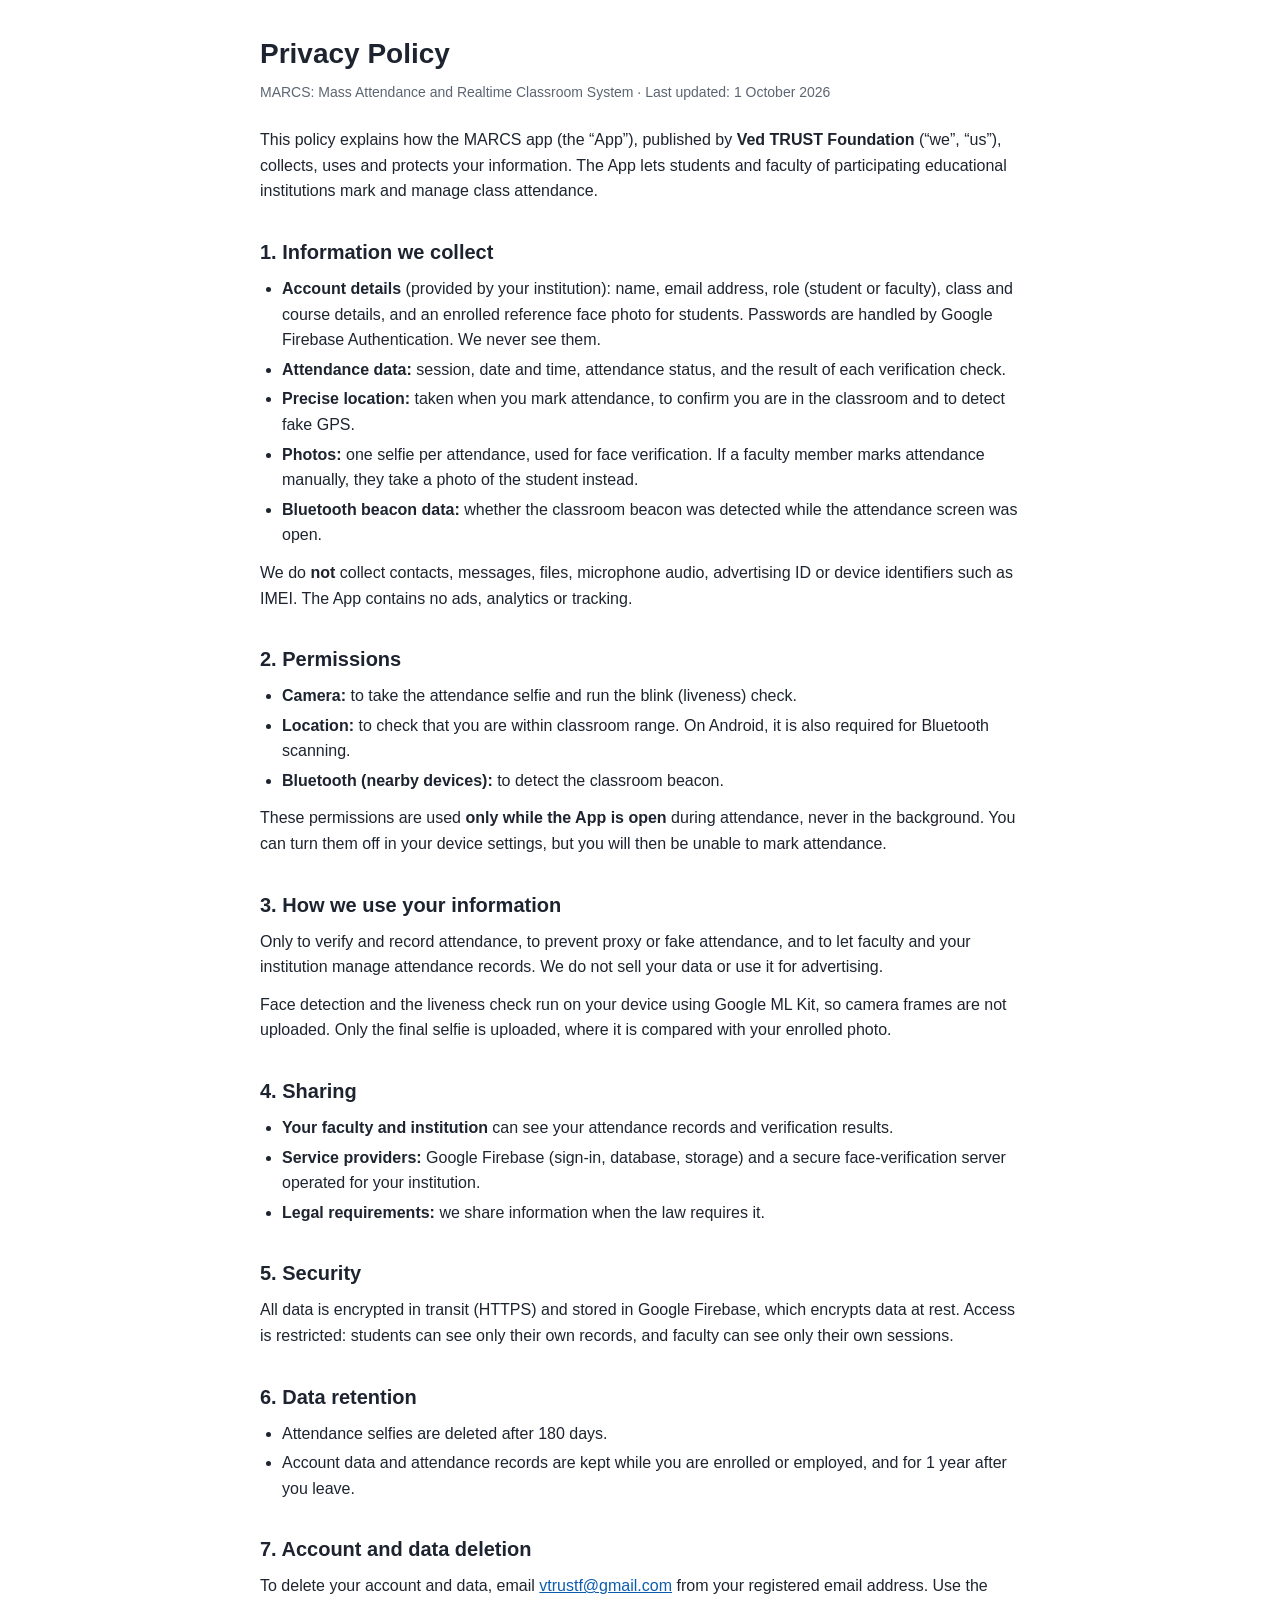
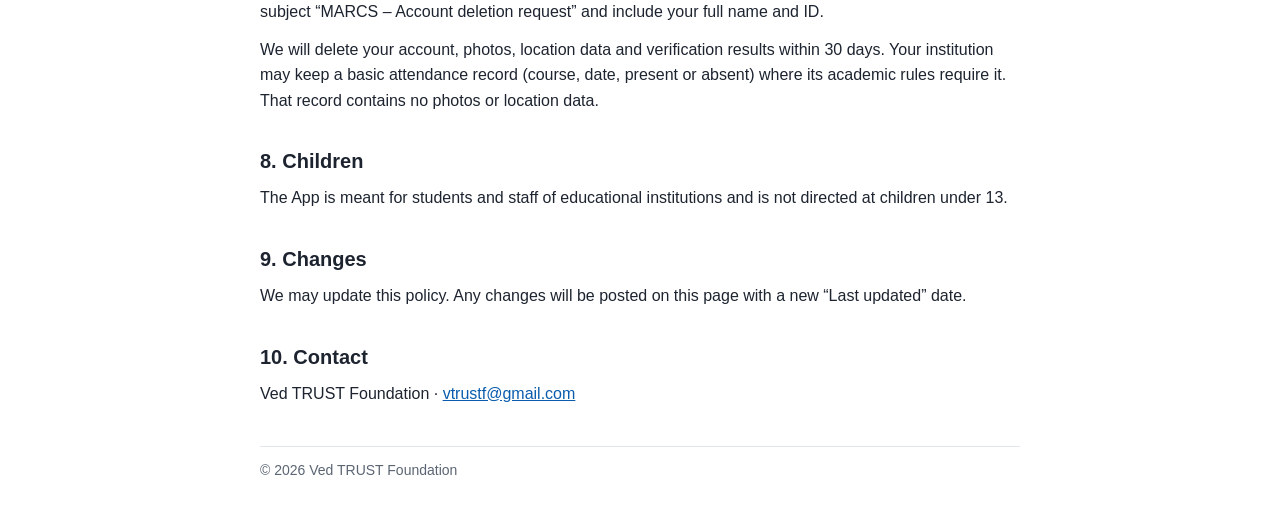
<file: marcs/privacy-policy/index.html>
<!doctype html>
<html lang="en">
<head>
<meta charset="utf-8">
<meta name="viewport" content="width=device-width, initial-scale=1">
<title>Privacy Policy – MARCS</title>
<meta name="description" content="Privacy Policy for the MARCS: Mass Attendance and Realtime Classroom System app by Ved TRUST Foundation.">
<style>
  :root { --bg: #ffffff; --text: #1d2430; --muted: #5b6573; --border: #e1e5eb; --accent: #0b5cad; }
  @media (prefers-color-scheme: dark) {
    :root { --bg: #10141a; --text: #e6e9ee; --muted: #a2abb8; --border: #2a313c; --accent: #6aa9ec; }
  }
  body {
    margin: 0;
    background: var(--bg);
    color: var(--text);
    font: 16px/1.6 -apple-system, BlinkMacSystemFont, "Segoe UI", Roboto, Arial, sans-serif;
  }
  main { max-width: 760px; margin: 0 auto; padding: 32px 16px 48px; }
  h1 { font-size: 28px; margin: 0 0 4px; }
  h2 { font-size: 20px; margin: 32px 0 8px; }
  p, ul { margin: 0 0 12px; }
  ul { padding-left: 22px; }
  li { margin-bottom: 4px; }
  a { color: var(--accent); }
  .meta { color: var(--muted); font-size: 14px; margin-bottom: 24px; }
  footer { border-top: 1px solid var(--border); margin-top: 40px; padding-top: 12px; color: var(--muted); font-size: 14px; }
</style>
</head>
<body>
<main>

<h1>Privacy Policy</h1>
<p class="meta">MARCS: Mass Attendance and Realtime Classroom System · Last updated: 1 October 2026</p>

<p>This policy explains how the MARCS app (the “App”), published by <strong>Ved TRUST Foundation</strong> (“we”, “us”), collects, uses and protects your information. The App lets students and faculty of participating educational institutions mark and manage class attendance.</p>

<h2>1. Information we collect</h2>
<ul>
  <li><strong>Account details</strong> (provided by your institution): name, email address, role (student or faculty), class and course details, and an enrolled reference face photo for students. Passwords are handled by Google Firebase Authentication. We never see them.</li>
  <li><strong>Attendance data:</strong> session, date and time, attendance status, and the result of each verification check.</li>
  <li><strong>Precise location:</strong> taken when you mark attendance, to confirm you are in the classroom and to detect fake GPS.</li>
  <li><strong>Photos:</strong> one selfie per attendance, used for face verification. If a faculty member marks attendance manually, they take a photo of the student instead.</li>
  <li><strong>Bluetooth beacon data:</strong> whether the classroom beacon was detected while the attendance screen was open.</li>
</ul>
<p>We do <strong>not</strong> collect contacts, messages, files, microphone audio, advertising ID or device identifiers such as IMEI. The App contains no ads, analytics or tracking.</p>

<h2>2. Permissions</h2>
<ul>
  <li><strong>Camera:</strong> to take the attendance selfie and run the blink (liveness) check.</li>
  <li><strong>Location:</strong> to check that you are within classroom range. On Android, it is also required for Bluetooth scanning.</li>
  <li><strong>Bluetooth (nearby devices):</strong> to detect the classroom beacon.</li>
</ul>
<p>These permissions are used <strong>only while the App is open</strong> during attendance, never in the background. You can turn them off in your device settings, but you will then be unable to mark attendance.</p>

<h2>3. How we use your information</h2>
<p>Only to verify and record attendance, to prevent proxy or fake attendance, and to let faculty and your institution manage attendance records. We do not sell your data or use it for advertising.</p>
<p>Face detection and the liveness check run on your device using Google ML Kit, so camera frames are not uploaded. Only the final selfie is uploaded, where it is compared with your enrolled photo.</p>

<h2>4. Sharing</h2>
<ul>
  <li><strong>Your faculty and institution</strong> can see your attendance records and verification results.</li>
  <li><strong>Service providers:</strong> Google Firebase (sign-in, database, storage) and a secure face-verification server operated for your institution.</li>
  <li><strong>Legal requirements:</strong> we share information when the law requires it.</li>
</ul>

<h2>5. Security</h2>
<p>All data is encrypted in transit (HTTPS) and stored in Google Firebase, which encrypts data at rest. Access is restricted: students can see only their own records, and faculty can see only their own sessions.</p>

<h2>6. Data retention</h2>
<ul>
  <li>Attendance selfies are deleted after 180 days.</li>
  <li>Account data and attendance records are kept while you are enrolled or employed, and for 1 year after you leave.</li>
</ul>

<h2 id="delete-account">7. Account and data deletion</h2>
<p>To delete your account and data, email <a href="mailto:vtrustf@gmail.com?subject=MARCS%20%E2%80%93%20Account%20deletion%20request">vtrustf@gmail.com</a> from your registered email address. Use the subject “MARCS – Account deletion request” and include your full name and ID.</p>
<p>We will delete your account, photos, location data and verification results within 30 days. Your institution may keep a basic attendance record (course, date, present or absent) where its academic rules require it. That record contains no photos or location data.</p>

<h2>8. Children</h2>
<p>The App is meant for students and staff of educational institutions and is not directed at children under 13.</p>

<h2>9. Changes</h2>
<p>We may update this policy. Any changes will be posted on this page with a new “Last updated” date.</p>

<h2>10. Contact</h2>
<p>Ved TRUST Foundation · <a href="mailto:vtrustf@gmail.com">vtrustf@gmail.com</a></p>

<footer>© 2026 Ved TRUST Foundation</footer>

</main>
</body>
</html>
</file>
<file: marcs/marcs-support/styles.css>
/*
 * MARCS support page styles.
 *
 * Colours mirror the app's palette in lib/theme/app_colors.dart (navy primary,
 * leaf-green accent, warm off-white surfaces). Headings use the app's display
 * face, Plus Jakarta Sans (SIL OFL, fonts/OFL-PlusJakartaSans.txt); body text
 * uses the device's system font. Mobile first; light and dark schemes.
 */

@font-face {
  font-family: "Plus Jakarta Sans";
  src: url("fonts/PlusJakartaSans-Bold.ttf") format("truetype");
  font-weight: 700;
  font-style: normal;
  font-display: swap;
}

/* ------------------------------------------------------------------ tokens */

:root {
  --font-display: "Plus Jakarta Sans", ui-sans-serif, system-ui, -apple-system, "Segoe UI", Roboto, sans-serif;
  --font-body: ui-sans-serif, system-ui, -apple-system, BlinkMacSystemFont, "Segoe UI", Roboto, "Helvetica Neue", Arial, sans-serif;

  --bg: #f4f4f1;
  --bg-tinted: #eceee9;
  --surface: #ffffff;
  --surface-sunken: #edf1f6;
  --border: #dcded8;
  --text: #17202e;
  --text-muted: #4a5568;
  --primary: #173a6d;
  --primary-hover: #0e2748;
  --on-primary: #ffffff;
  --primary-soft: #e4ebf6;
  --accent: #1b6b37;
  --accent-soft: #e1f3e7;
  --link: #173a6d;
  --focus: #175cb4;

  --warning-bg: #fff1d9;
  --warning-border: #e3bf7d;
  --warning-text: #5c3a00;
  --warning-icon: #8a5700;
  --danger-bg: #fbe4e2;
  --danger-border: #b3261e;
  --danger-text: #7e1710;
  --banner-bg: #b3261e;

  --dark-bg: #0e2748;
  --dark-bg-raised: #173a6d;
  --dark-text: #ffffff;
  --dark-text-muted: #c9d3e3;
  --dark-line: rgba(255, 255, 255, 0.16);
  --dark-focus: #f0b75b;

  --shadow-sm: 0 1px 2px rgba(14, 39, 72, 0.06), 0 1px 3px rgba(14, 39, 72, 0.05);
  --shadow-md: 0 18px 40px -24px rgba(14, 39, 72, 0.45);

  --radius-sm: 8px;
  --radius-md: 14px;
  --radius-lg: 20px;
  --radius-pill: 999px;

  --space-1: 4px;
  --space-2: 8px;
  --space-3: 12px;
  --space-4: 16px;
  --space-5: 24px;
  --space-6: 32px;
  --space-7: 48px;
  --space-8: 72px;

  --container: 72rem;
  --gutter: 16px;
}

@media (prefers-color-scheme: dark) {
  :root {
    --bg: #0f1520;
    --bg-tinted: #131b28;
    --surface: #18212f;
    --surface-sunken: #222c3b;
    --border: #2c3748;
    --text: #e8ecf2;
    --text-muted: #b6bfce;
    --primary: #a8c4ee;
    --primary-hover: #c6d9f5;
    --on-primary: #0b2246;
    --primary-soft: #1e3557;
    --accent: #6fd08c;
    --accent-soft: #17402a;
    --link: #a8c4ee;
    --focus: #8ab6f5;

    --warning-bg: #3a2a08;
    --warning-border: #6b5220;
    --warning-text: #fae0b4;
    --warning-icon: #f0b75b;
    --danger-bg: #431b18;
    --danger-border: #f2b8b5;
    --danger-text: #f2b8b5;

    --dark-bg: #0a1a31;
    --dark-bg-raised: #13294a;

    --shadow-sm: 0 1px 2px rgba(0, 0, 0, 0.3);
    --shadow-md: 0 18px 40px -24px rgba(0, 0, 0, 0.7);
  }
}

@media (min-width: 640px) {
  :root { --gutter: 24px; }
}

/* -------------------------------------------------------------------- base */

*,
*::before,
*::after {
  box-sizing: border-box;
}

html {
  -webkit-text-size-adjust: 100%;
  text-size-adjust: 100%;
}

body {
  margin: 0;
  background: var(--bg);
  color: var(--text);
  font-family: var(--font-body);
  font-size: 1rem;
  line-height: 1.6;
  -webkit-font-smoothing: antialiased;
}

h1,
h2,
h3 {
  margin: 0;
  font-family: var(--font-display);
  font-weight: 700;
  line-height: 1.2;
  letter-spacing: -0.015em;
  text-wrap: balance;
}

h2 { font-size: clamp(1.6rem, 1.25rem + 1.3vw, 2.15rem); }
h3 { font-size: 1.125rem; }

p { margin: 0; }

a {
  color: var(--link);
  text-decoration-thickness: 1px;
  text-underline-offset: 0.18em;
}

a:hover { text-decoration-thickness: 2px; }

strong { font-weight: 650; }

code {
  font-family: ui-monospace, SFMono-Regular, Menlo, Consolas, monospace;
  font-size: 0.92em;
}

ul,
ol {
  margin: 0;
  padding: 0;
}

:focus-visible {
  outline: 3px solid var(--focus);
  outline-offset: 3px;
}

.on-dark { --focus: var(--dark-focus); }

#main:focus { outline: none; }

section[id] { scroll-margin-top: var(--space-4); }

/* Keep anchored sections clear of the sticky "Not ready to publish" banner,
   which wraps to five lines on a narrow phone. */
.is-unconfigured section[id] { scroll-margin-top: 200px; }

@media (min-width: 640px) {
  .is-unconfigured section[id] { scroll-margin-top: 112px; }
}

.container {
  width: 100%;
  max-width: var(--container);
  margin-inline: auto;
  padding-inline: var(--gutter);
}

.visually-hidden {
  position: absolute !important;
  width: 1px;
  height: 1px;
  margin: -1px;
  padding: 0;
  overflow: hidden;
  clip: rect(0 0 0 0);
  white-space: nowrap;
  border: 0;
}

.icon-sprite {
  position: absolute;
  width: 0;
  height: 0;
  overflow: hidden;
}

.icon {
  flex: none;
  width: 1.25em;
  height: 1.25em;
  fill: none;
  stroke: currentColor;
  stroke-width: 1.75;
  stroke-linecap: round;
  stroke-linejoin: round;
}

/* ------------------------------------------------- skip link and banner */

.skip-link {
  position: absolute;
  top: var(--space-2);
  left: var(--space-2);
  z-index: 100;
  padding: var(--space-2) var(--space-4);
  border-radius: var(--radius-sm);
  background: var(--surface);
  color: var(--text);
  font-weight: 600;
  transform: translateY(-200%);
}

.skip-link:focus { transform: none; }

.setup-banner {
  position: sticky;
  top: 0;
  z-index: 50;
  background: var(--banner-bg);
  color: #ffffff;
  font-size: 0.95rem;
  box-shadow: 0 4px 16px rgba(0, 0, 0, 0.25);
}

.setup-banner[hidden] { display: none; }

.setup-banner__inner {
  display: flex;
  gap: var(--space-3);
  align-items: flex-start;
  padding-block: var(--space-3);
}

.setup-banner .icon {
  margin-top: 0.15em;
  width: 1.4em;
  height: 1.4em;
}

.setup-banner code {
  padding: 0 0.3em;
  border-radius: 4px;
  background: rgba(0, 0, 0, 0.22);
}

/* ------------------------------------------------------------------ brand */

.brand {
  display: flex;
  gap: var(--space-3);
  align-items: center;
  min-width: 0;
}

/* The official SRHU lock-up (images/srhu-logo.png) is navy on transparent.
   Like the app, the page never recolours, stretches or crops it, so on the
   navy header it sits on a white plate at its own aspect ratio. */
.logo-plate {
  display: grid;
  flex: none;
  place-items: center;
  padding: 5px 7px;
  border-radius: 10px;
  background: #ffffff;
  box-shadow: 0 2px 10px rgba(0, 0, 0, 0.18);
}

.logo-plate__srhu {
  display: block;
  width: auto;
  height: 44px;
}

/* The MARCS app logo (images/marcs-logo.png) carries its own white plate and
   wordmark. The app never shows it below 64 px, where the wordmark stops
   resolving, and neither does this page. */
.brand__logo {
  flex: none;
  width: 64px;
  height: 64px;
}

.brand__text {
  display: flex;
  flex-direction: column;
  min-width: 0;
}

.brand__name {
  font-family: var(--font-display);
  font-weight: 700;
  font-size: 1.35rem;
  line-height: 1.1;
  letter-spacing: 0.08em;
}

.brand__full {
  color: var(--dark-text-muted);
  font-size: 0.78rem;
  line-height: 1.35;
}

.brand--footer .brand__name { font-size: 1.25rem; }

/* ------------------------------------------------------------ site header */

.site-header {
  background: var(--dark-bg);
  color: var(--dark-text);
}

.site-header__inner {
  display: flex;
  flex-wrap: wrap;
  gap: var(--space-3) var(--space-5);
  align-items: center;
  justify-content: space-between;
  padding-block: var(--space-4);
}

.topnav ul {
  display: flex;
  flex-wrap: wrap;
  gap: var(--space-1);
  list-style: none;
}

.topnav a {
  display: inline-flex;
  align-items: center;
  min-height: 40px;
  padding: 0 var(--space-3);
  border-radius: var(--radius-pill);
  color: var(--dark-text);
  font-size: 0.92rem;
  font-weight: 600;
  text-decoration: none;
}

.topnav a:hover { background: rgba(255, 255, 255, 0.1); }

/* -------------------------------------------------------------------- hero */

.hero {
  position: relative;
  overflow: hidden;
  background:
    radial-gradient(rgba(255, 255, 255, 0.07) 1px, transparent 1.6px) 0 0 / 22px 22px,
    linear-gradient(180deg, var(--dark-bg) 0%, var(--dark-bg-raised) 100%);
  color: var(--dark-text);
  padding-block: var(--space-6) var(--space-7);
}

.hero__rings {
  position: absolute;
  right: -180px;
  bottom: -200px;
  width: 520px;
  height: 520px;
  fill: none;
  stroke: rgba(255, 255, 255, 0.09);
  stroke-width: 1.2;
  pointer-events: none;
}

.hero__logo {
  display: block;
  width: 88px;
  height: 88px;
  margin-bottom: var(--space-5);
  filter: drop-shadow(0 12px 24px rgba(0, 0, 0, 0.35));
}

.hero__inner {
  position: relative;
  display: grid;
  gap: var(--space-6);
  align-items: center;
}

.eyebrow {
  margin-bottom: var(--space-3);
  color: #7fdb9c;
  font-size: 0.8rem;
  font-weight: 700;
  letter-spacing: 0.12em;
  text-transform: uppercase;
}

.eyebrow--accent { color: var(--accent); }

.hero h1 {
  font-size: clamp(2.1rem, 1.5rem + 2.8vw, 3.5rem);
  letter-spacing: -0.025em;
}

.lead {
  max-width: 38rem;
  margin-top: var(--space-4);
  color: var(--dark-text-muted);
  font-size: 1.1rem;
  line-height: 1.65;
}

.hero__actions {
  display: flex;
  flex-wrap: wrap;
  gap: var(--space-3);
  margin-top: var(--space-5);
}

.routing {
  padding: var(--space-5);
  border: 1px solid var(--dark-line);
  border-radius: var(--radius-lg);
  background: rgba(255, 255, 255, 0.06);
  -webkit-backdrop-filter: blur(6px);
  backdrop-filter: blur(6px);
}

.routing__title {
  margin-bottom: var(--space-4);
  font-size: 1.05rem;
}

.routing__list {
  display: grid;
  gap: var(--space-4);
  list-style: none;
}

.routing__list li {
  display: flex;
  gap: var(--space-3);
  align-items: flex-start;
  color: var(--dark-text-muted);
  font-size: 0.95rem;
  line-height: 1.5;
}

.routing__list strong {
  display: block;
  color: var(--dark-text);
}

.routing__icon {
  display: grid;
  flex: none;
  width: 36px;
  height: 36px;
  place-items: center;
  border-radius: 10px;
  background: rgba(255, 255, 255, 0.1);
  color: #ffffff;
}

/* ----------------------------------------------------------------- buttons */

.button {
  display: inline-flex;
  gap: var(--space-2);
  align-items: center;
  justify-content: center;
  min-height: 48px;
  padding: var(--space-2) 20px;
  border: 1.5px solid transparent;
  border-radius: var(--radius-pill);
  font-weight: 650;
  line-height: 1.2;
  text-align: center;
  text-decoration: none;
}

.button:hover { text-decoration: none; }

.button--light {
  background: #ffffff;
  color: #0e2748;
}

.button--light:hover { background: #e4ebf6; }

.button--outline-light {
  border-color: rgba(255, 255, 255, 0.5);
  color: #ffffff;
}

.button--outline-light:hover {
  border-color: #ffffff;
  background: rgba(255, 255, 255, 0.08);
}

.button--primary {
  background: var(--primary);
  color: var(--on-primary);
}

.button--primary:hover { background: var(--primary-hover); }

/* ---------------------------------------------------------------- sections */

.section { padding-block: var(--space-7); }

.section--tinted {
  border-block: 1px solid var(--border);
  background: var(--bg-tinted);
}

.section__head {
  max-width: 44rem;
  margin-bottom: var(--space-6);
}

.section__head > p:not(.eyebrow) {
  margin-top: var(--space-3);
  color: var(--text-muted);
}

.icon-tile {
  display: grid;
  flex: none;
  width: 44px;
  height: 44px;
  place-items: center;
  border-radius: 12px;
  background: var(--primary-soft);
  color: var(--primary);
}

.icon-tile .icon {
  width: 24px;
  height: 24px;
}

.icon-tile--solid {
  width: 52px;
  height: 52px;
  border-radius: 14px;
  background: var(--primary);
  color: var(--on-primary);
}

/* ----------------------------------------------------------------- contact */

.contact-grid {
  display: grid;
  gap: var(--space-4);
}

.contact-card {
  display: flex;
  flex-direction: column;
  gap: var(--space-3);
  min-width: 0;
  padding: var(--space-5);
  border: 1px solid var(--border);
  border-radius: var(--radius-lg);
  background: var(--surface);
  box-shadow: var(--shadow-sm);
}

.contact-card h3 {
  margin-top: var(--space-1);
  color: var(--text-muted);
  font-family: var(--font-body);
  font-size: 0.85rem;
  font-weight: 700;
  letter-spacing: 0.08em;
  text-transform: uppercase;
}

.contact-card__value {
  min-height: 2.2rem;
  font-family: var(--font-display);
  font-size: clamp(1.2rem, 1.05rem + 0.6vw, 1.45rem);
  font-weight: 700;
  line-height: 1.3;
  overflow-wrap: anywhere;
}

.contact-card__link {
  color: var(--primary);
  text-decoration-color: color-mix(in srgb, currentColor 35%, transparent);
}

.contact-card__link:hover { text-decoration-color: currentColor; }

.contact-card__missing {
  display: inline-block;
  padding: var(--space-1) var(--space-3);
  border: 1.5px dashed var(--danger-border);
  border-radius: var(--radius-sm);
  background: var(--danger-bg);
  color: var(--danger-text);
  font-family: var(--font-body);
  font-size: 1rem;
}

.contact-card__note {
  color: var(--text-muted);
  font-size: 0.95rem;
}

.contact-aside {
  display: flex;
  gap: var(--space-3);
  align-items: flex-start;
  margin-top: var(--space-5);
  padding: var(--space-4);
  border-radius: var(--radius-md);
  background: var(--surface-sunken);
  color: var(--text-muted);
  font-size: 0.95rem;
}

.contact-aside .icon {
  margin-top: 0.15em;
  color: var(--primary);
}

/* -------------------------------------------------------------------- help */

.help-grid {
  display: grid;
  gap: var(--space-4);
}

.help-card {
  display: flex;
  flex-direction: column;
  gap: var(--space-4);
  min-width: 0;
  padding: var(--space-5);
  border: 1px solid var(--border);
  border-radius: var(--radius-lg);
  background: var(--surface);
  box-shadow: var(--shadow-sm);
}

.help-card__head {
  display: flex;
  gap: var(--space-3);
  align-items: flex-start;
}

.help-card__head h3 { padding-top: 2px; }

.help-card > p {
  color: var(--text-muted);
  font-size: 0.95rem;
}

.tags {
  display: flex;
  flex-wrap: wrap;
  gap: var(--space-1);
  margin-top: var(--space-2);
}

.tag {
  padding: 1px 10px;
  border-radius: var(--radius-pill);
  background: var(--primary-soft);
  color: var(--primary);
  font-size: 0.75rem;
  font-weight: 650;
}

.tag--alt {
  background: var(--accent-soft);
  color: var(--accent);
}

.steps {
  display: grid;
  gap: var(--space-3);
  list-style: none;
  font-size: 0.95rem;
}

.steps li {
  position: relative;
  padding-left: 22px;
}

.steps li::before {
  content: "";
  position: absolute;
  top: 0.62em;
  left: 4px;
  width: 7px;
  height: 7px;
  border-radius: 50%;
  background: var(--accent);
}

.steps--numbered { counter-reset: step; }

.steps--numbered li {
  padding-left: 34px;
  counter-increment: step;
}

.steps--numbered li::before {
  content: counter(step);
  top: 0.05em;
  left: 0;
  display: grid;
  width: 24px;
  height: 24px;
  place-items: center;
  background: var(--primary-soft);
  color: var(--primary);
  font-size: 0.78rem;
  font-weight: 700;
  line-height: 1;
}

.ui-path {
  padding: 0.05em 0.3em;
  border-radius: 6px;
  background: var(--surface-sunken);
  color: var(--text);
  font-weight: 600;
  -webkit-box-decoration-break: clone;
  box-decoration-break: clone;
}

/* ----------------------------------------------------------------- request */

.request-grid {
  display: grid;
  gap: var(--space-6);
  align-items: start;
}

.request-grid .section__head { margin-bottom: var(--space-5); }

.checklist {
  display: grid;
  gap: var(--space-3);
  list-style: none;
}

.checklist li {
  display: flex;
  gap: var(--space-3);
  align-items: flex-start;
}

.checklist .icon {
  width: 26px;
  height: 26px;
  padding: 5px;
  border-radius: 50%;
  background: var(--accent-soft);
  color: var(--accent);
  stroke-width: 2.4;
}

.notice {
  padding: var(--space-5);
  border: 1px solid var(--warning-border);
  border-radius: var(--radius-lg);
  background: var(--warning-bg);
  color: var(--warning-text);
}

.notice--compact {
  margin-bottom: var(--space-4);
  padding: var(--space-3) var(--space-4);
  border-radius: var(--radius-md);
}

.notice__title {
  display: flex;
  gap: var(--space-2);
  align-items: center;
  margin-bottom: var(--space-3);
}

.notice__title .icon { color: var(--warning-icon); }

.notice ul {
  display: grid;
  gap: var(--space-2);
  padding-left: 1.2em;
}

/* ----------------------------------------------------------------- privacy */

.privacy-card {
  display: grid;
  gap: var(--space-4);
  padding: var(--space-5);
  border: 1px solid var(--border);
  border-radius: var(--radius-lg);
  background: var(--surface);
  box-shadow: var(--shadow-md);
}

.privacy-card__body {
  display: grid;
  gap: var(--space-3);
  justify-items: start;
}

.privacy-card__body p {
  max-width: 44rem;
  color: var(--text-muted);
}

.privacy-card .button { margin-top: var(--space-2); }

/* ------------------------------------------------------------------ footer */

.site-footer {
  background: var(--dark-bg);
  color: var(--dark-text-muted);
  font-size: 0.92rem;
}

.site-footer__inner {
  display: grid;
  gap: var(--space-5);
  padding-block: var(--space-6) var(--space-5);
}

.site-footer__about {
  display: grid;
  gap: var(--space-2);
}

.site-footer__about .brand {
  margin-bottom: var(--space-1);
  color: var(--dark-text);
}

.footer-nav ul {
  display: flex;
  flex-wrap: wrap;
  gap: var(--space-2) var(--space-5);
  list-style: none;
}

.footer-nav a {
  display: inline-block;
  padding-block: var(--space-1);
  color: var(--dark-text);
  font-weight: 600;
}

.site-footer__legal {
  display: grid;
  gap: var(--space-1);
  padding-block: var(--space-4) var(--space-5);
  border-top: 1px solid var(--dark-line);
  font-size: 0.85rem;
}

/* ------------------------------------------------------------- breakpoints */

@media (min-width: 640px) {
  .logo-plate__srhu { height: 52px; }

  .contact-grid,
  .help-grid { grid-template-columns: repeat(2, minmax(0, 1fr)); }

  .contact-card,
  .help-card { padding: var(--space-6); }

  .privacy-card {
    grid-template-columns: auto 1fr;
    gap: var(--space-5);
    padding: var(--space-6);
  }
}

@media (min-width: 900px) {
  .section { padding-block: var(--space-8); }

  .hero { padding-block: var(--space-7) var(--space-8); }

  .hero__logo {
    width: 112px;
    height: 112px;
  }

  .hero__inner { grid-template-columns: minmax(0, 1.35fr) minmax(0, 1fr); gap: var(--space-7); }

  .hero__rings {
    right: -140px;
    bottom: auto;
    top: -40px;
    width: 640px;
    height: 640px;
  }

  .request-grid { grid-template-columns: minmax(0, 1.2fr) minmax(0, 1fr); gap: var(--space-7); }

  .request-grid .notice { margin-top: var(--space-8); }

  .site-footer__inner {
    grid-template-columns: 1fr auto;
    align-items: end;
  }

  .site-footer__legal {
    display: flex;
    justify-content: space-between;
    gap: var(--space-5);
  }
}

@media (min-width: 1080px) {
  .help-grid { grid-template-columns: repeat(3, minmax(0, 1fr)); }
}

/* ------------------------------------------------------------------ motion */

@media (prefers-reduced-motion: no-preference) {
  html { scroll-behavior: smooth; }

  .button,
  .topnav a,
  .skip-link,
  .contact-card__link {
    transition:
      background-color 160ms ease,
      border-color 160ms ease,
      color 160ms ease,
      text-decoration-color 160ms ease,
      transform 160ms ease;
  }

  .button:hover { transform: translateY(-1px); }
  .button:active { transform: translateY(0); }
}

/* ------------------------------------------------------------------- print */

@media print {
  .skip-link,
  .topnav,
  .hero__actions,
  .hero__rings { display: none; }

  .site-header,
  .hero,
  .site-footer {
    background: none;
  }

  .on-dark,
  .on-dark * { color: #000000 !important; }
}
</file>
